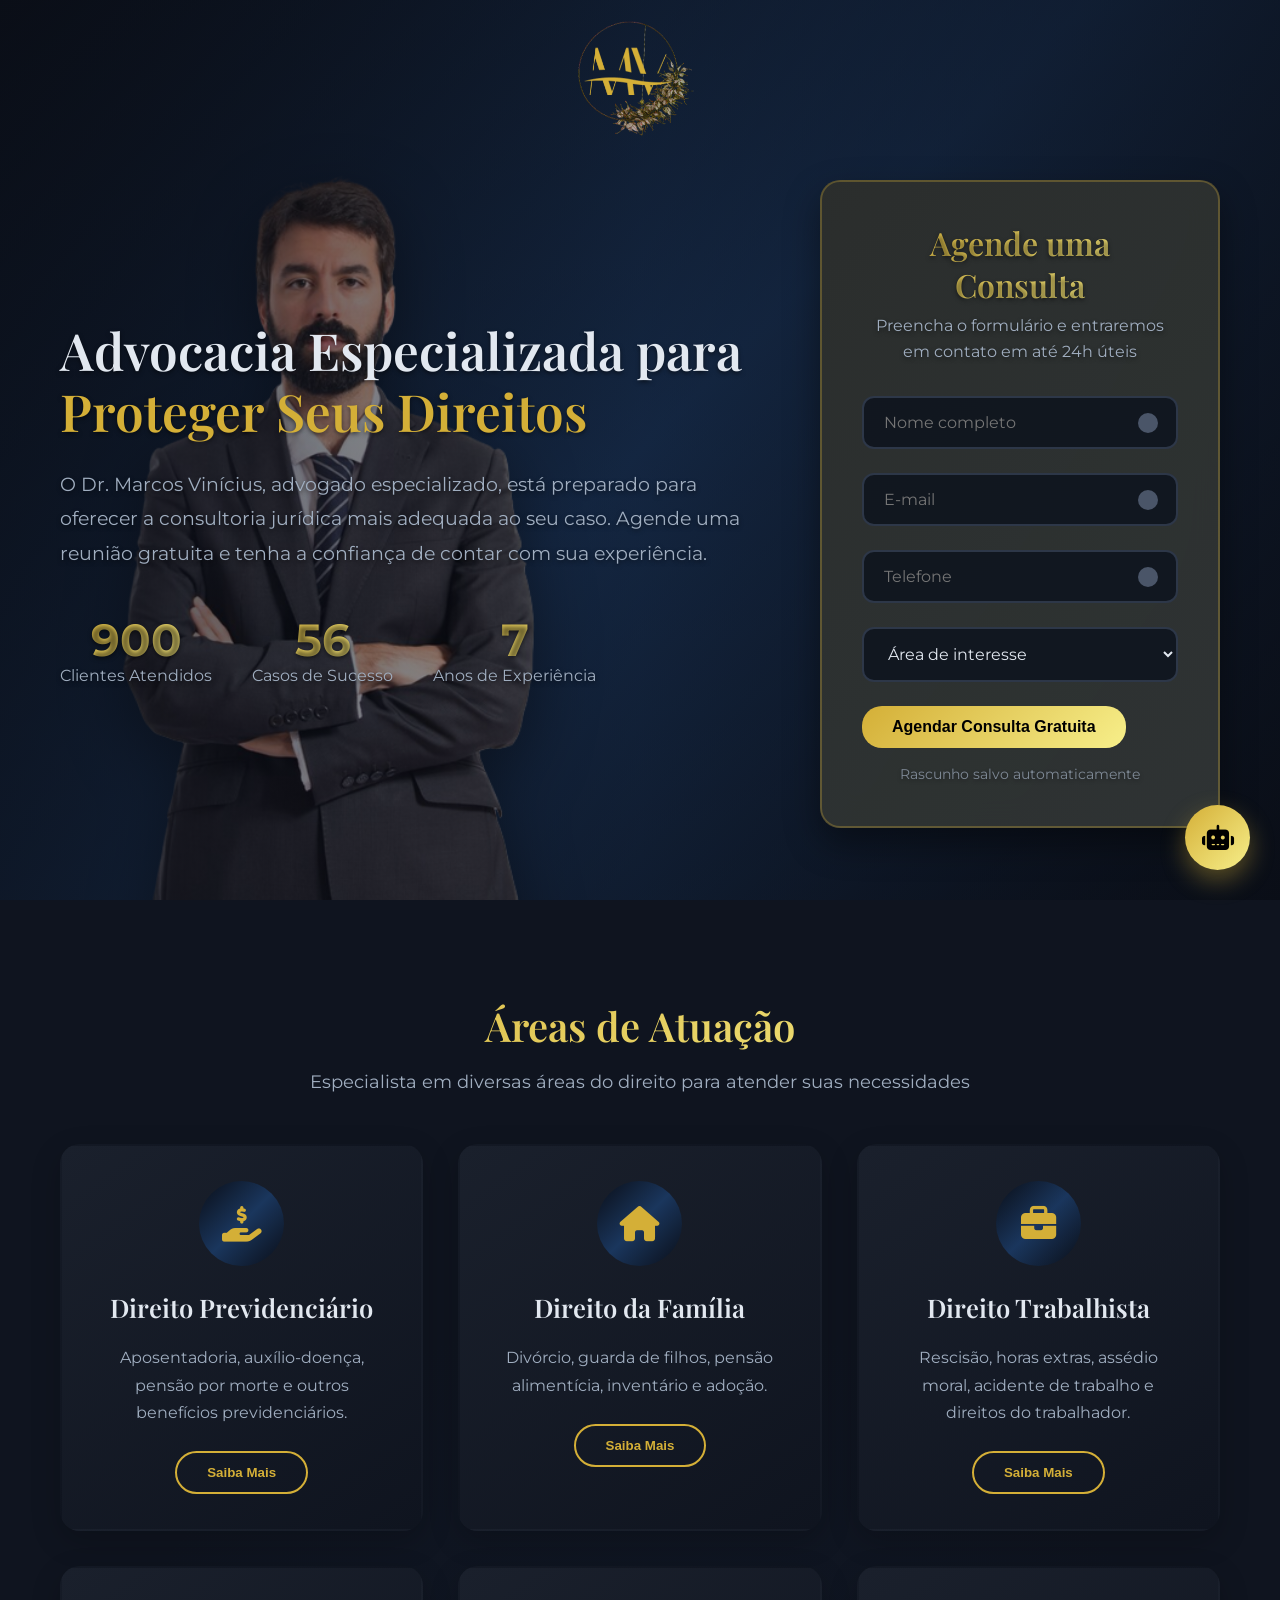
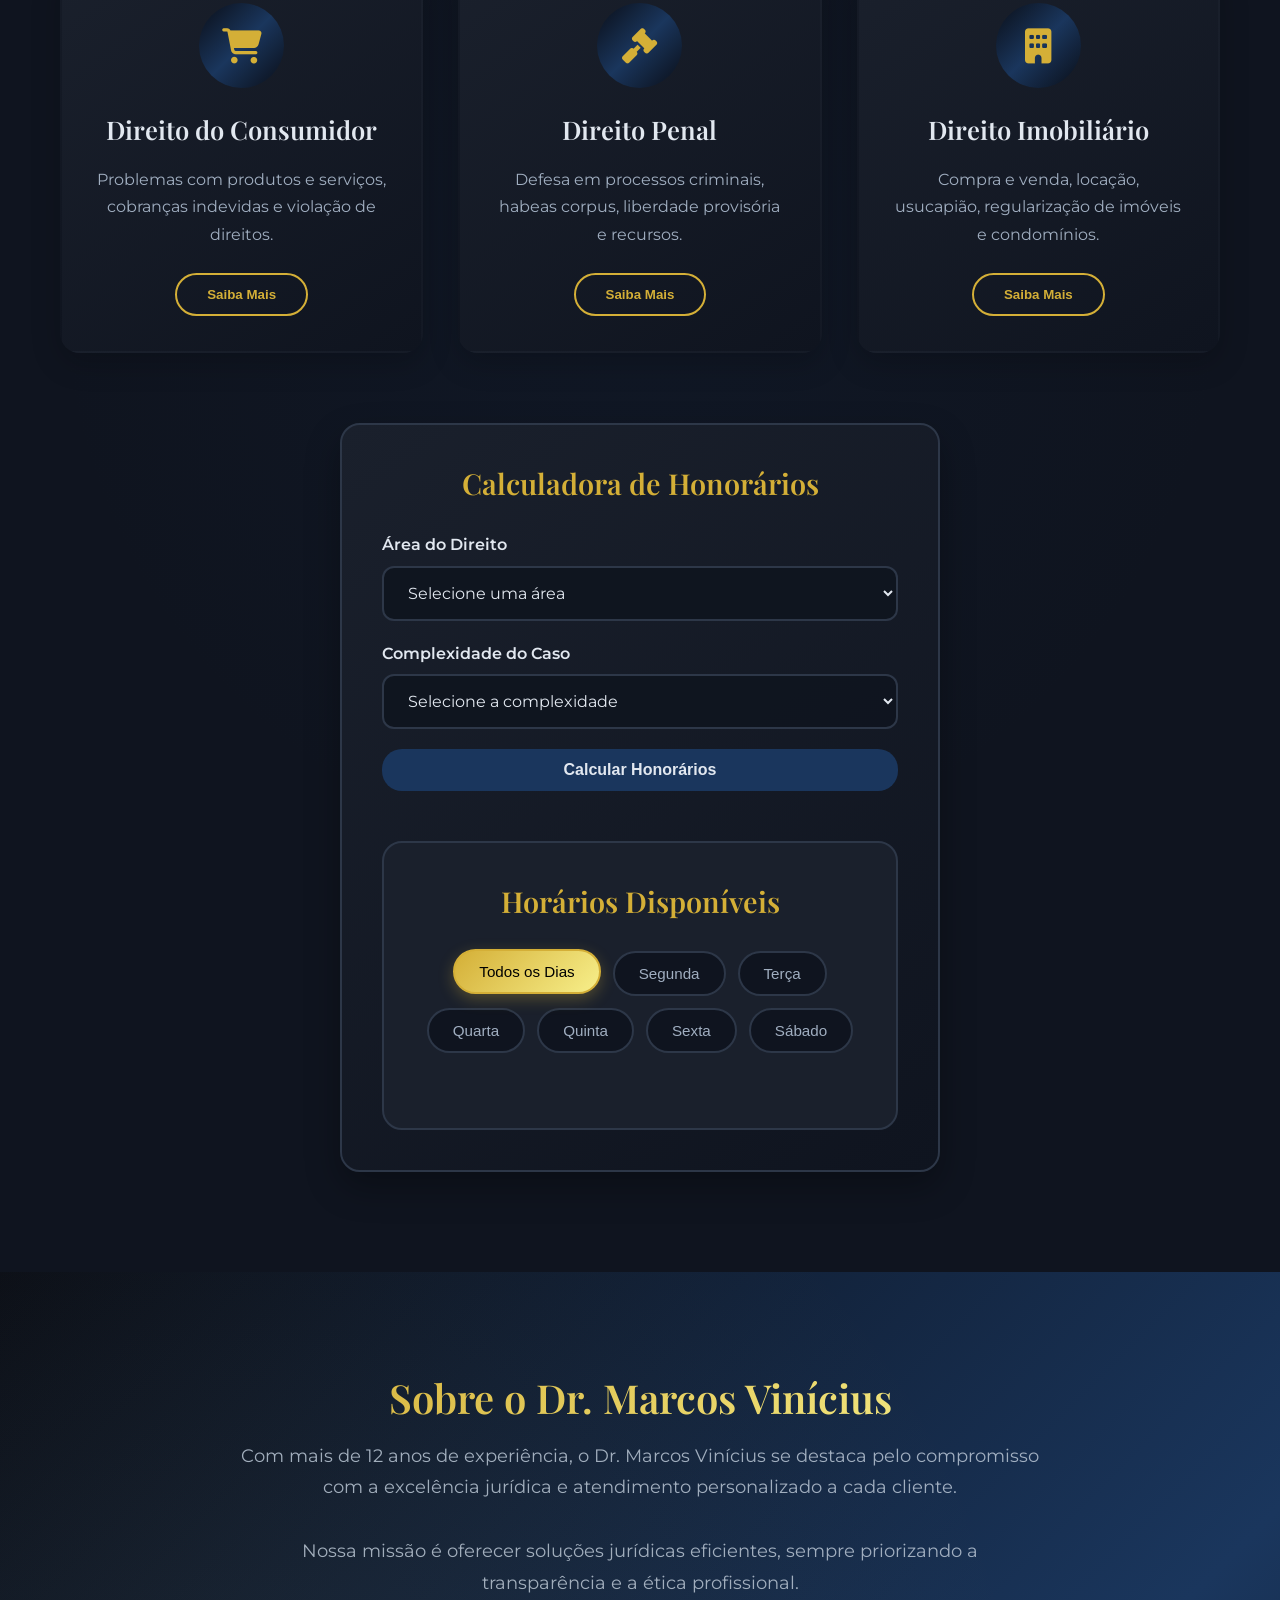
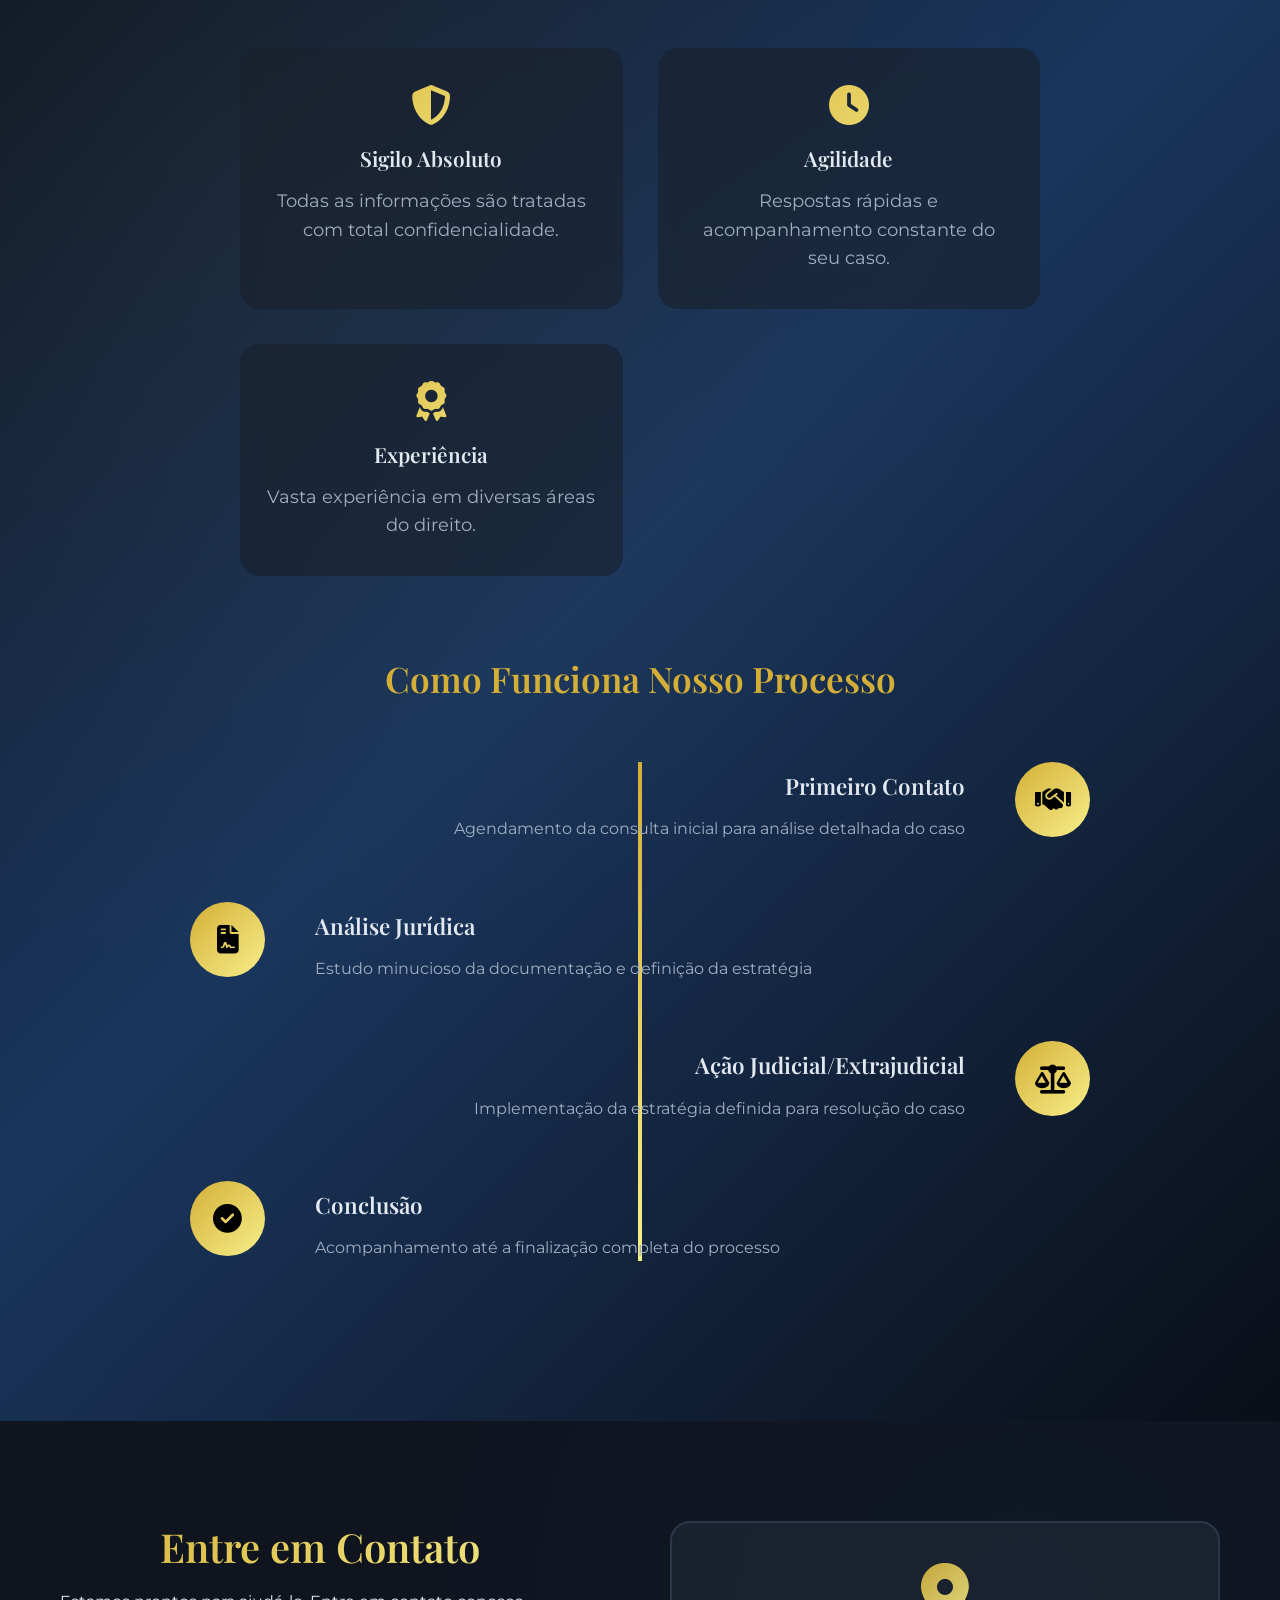
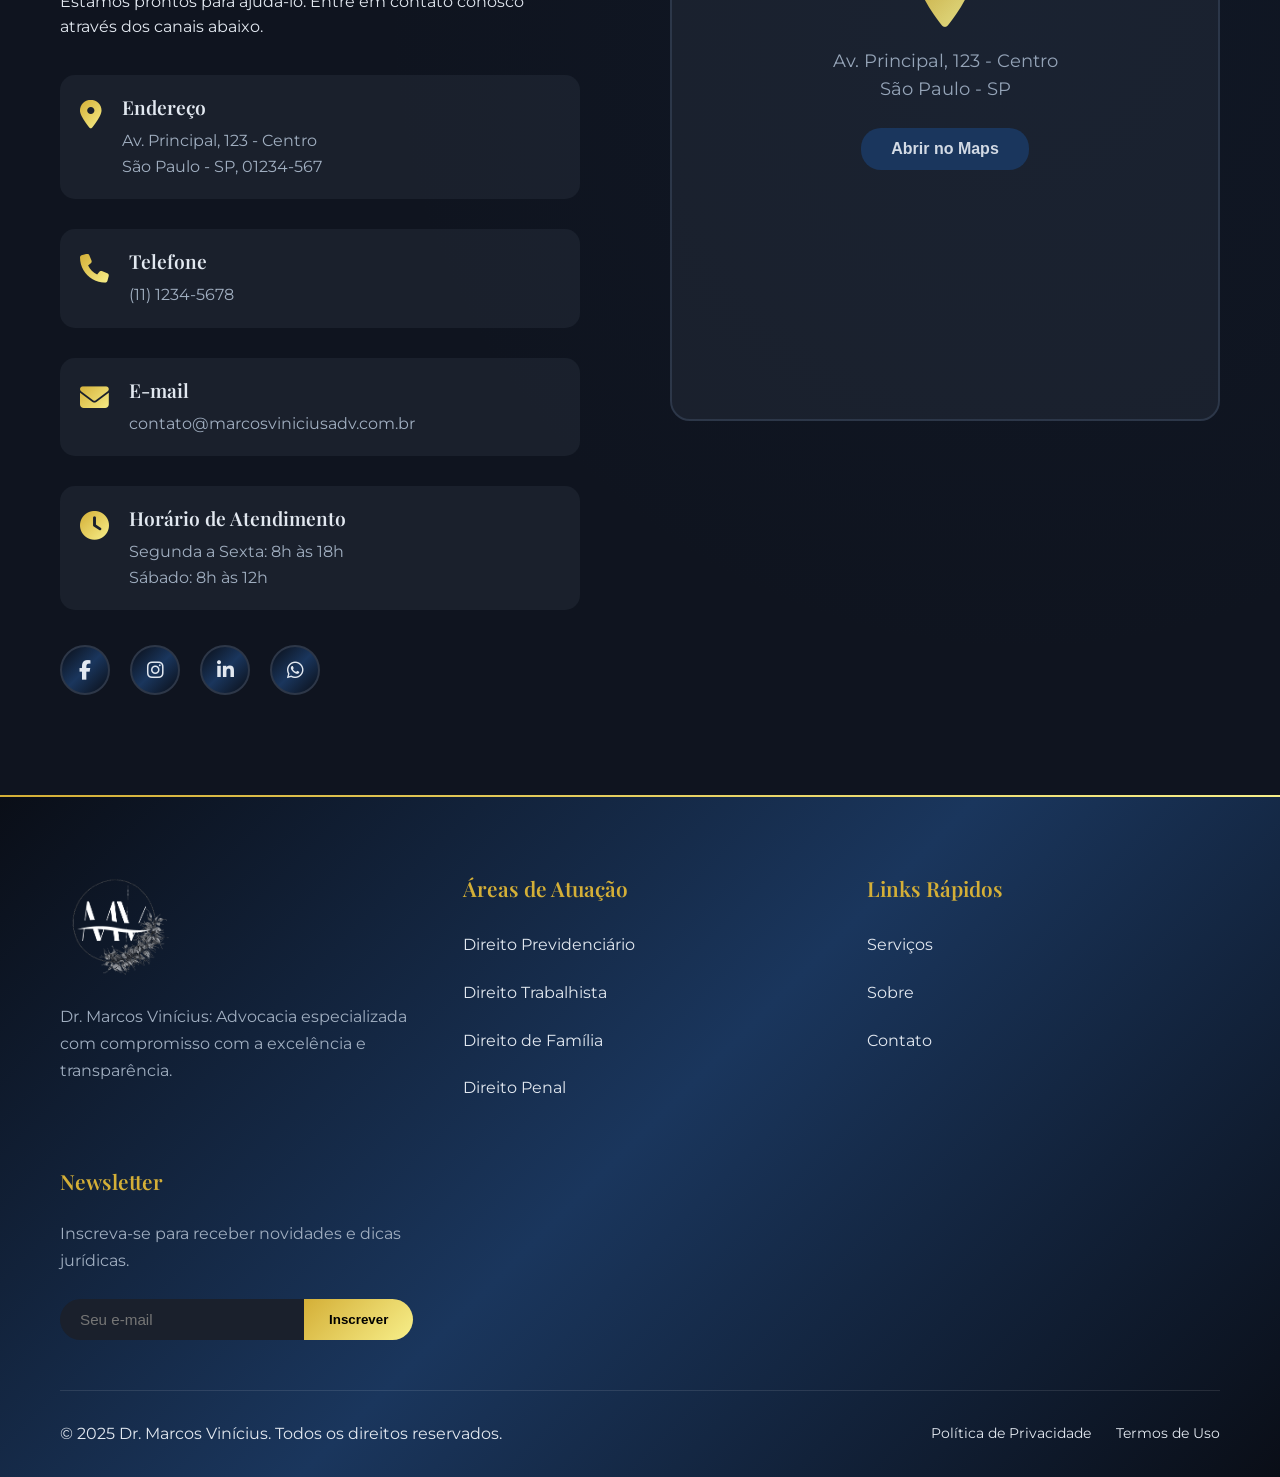
<file: projetos/landingpage-pra-advogados/index.html>
<!DOCTYPE html>
<html lang="pt-br">
<head>
    <meta charset="UTF-8">
    <meta name="viewport" content="width=device-width, initial-scale=1.0">
    <meta name="description" content="Dr. Marcos Vinícius - Advogado especializado em diversas áreas do direito. Agende sua consulta online.">
    <meta name="keywords" content="advogado, consultoria jurídica, direito, advocacia, Marcos Vinícius">
    <meta name="author" content="Dr. Marcos Vinícius">
    <title>Dr. Marcos Vinícius | Advocacia Especializada</title>
    <link rel="stylesheet" href="css/style.css">
    <link href="https://fonts.googleapis.com/css2?family=Montserrat:wght@300;400;500;600;700&family=Playfair+Display:wght@400;500;600;700&display=swap" rel="stylesheet">
    <link rel="stylesheet" href="https://cdnjs.cloudflare.com/ajax/libs/font-awesome/6.4.0/css/all.min.css">
</head>
<body>
    <!-- Header com navegação -->
    <header class="header">
        <nav class="nav container">
            <div class="nav-logo">
                <img src="img/logo/Logo-Golden.png" alt="Dr. Marcos Vinícius - Advogado">
            </div>
        </nav>
    </header>

    <!-- Hero Section -->
    <section class="hero">
        <div class="hero-image">
            <img src="img/sections/advogado.png" alt="Dr. Marcos Vinícius - Advogado Especializado">
        </div>
        <div class="hero-content container">
            <div class="hero-text">
                <h1>Advocacia Especializada para <span>Proteger Seus Direitos</span></h1>
                <p>O Dr. Marcos Vinícius, advogado especializado, está preparado para oferecer a consultoria jurídica mais adequada ao seu caso. Agende uma reunião gratuita e tenha a confiança de contar com sua experiência.</p>
                <div class="hero-stats">
                    <div class="stat">
                        <span class="stat-number" data-count="1500">0</span>
                        <span class="stat-label">Clientes Atendidos</span>
                    </div>
                    <div class="stat">
                        <span class="stat-number" data-count="95">0</span>
                        <span class="stat-label">Casos de Sucesso</span>
                    </div>
                    <div class="stat">
                        <span class="stat-number" data-count="12">0</span>
                        <span class="stat-label">Anos de Experiência</span>
                    </div>
                </div>
            </div>

            <div class="hero-form">
                <div class="form-header">
                    <h2>Agende uma Consulta</h2>
                    <p>Preencha o formulário e entraremos em contato em até 24h úteis</p>
                </div>
                <form id="consultation-form" class="consultation-form">
                    <div class="form-group">
                        <input type="text" id="nome" name="nome" placeholder="Nome completo" required>
                        <span class="validation-icon"></span>
                    </div>
                    <div class="form-group">
                        <input type="email" id="email" name="email" placeholder="E-mail" required>
                        <span class="validation-icon"></span>
                    </div>
                    <div class="form-group">
                        <input type="tel" id="telefone" name="telefone" placeholder="Telefone" required>
                        <span class="validation-icon"></span>
                    </div>
                    <div class="form-group">
                        <select id="area-interesse" name="area-interesse" required>
                            <option value="">Área de interesse</option>
                            <option value="previdenciario">Direito Previdenciário</option>
                            <option value="familia">Direito da Família</option>
                            <option value="ambiental">Direito Ambiental</option>
                            <option value="penal">Direito Penal</option>
                            <option value="trabalhista">Direito Trabalhista</option>
                            <option value="consumidor">Direito do Consumidor</option>
                            <option value="imobiliario">Direito Imobiliário</option>
                            <option value="empresarial">Direito Empresarial</option>
                        </select>
                    </div>
                    <button type="submit" class="btn-primary">Agendar Consulta Gratuita</button>
                    <div class="form-draft-save">
                        <p>Rascunho salvo automaticamente</p>
                    </div>
                </form>
            </div>
        </div>
    </section>

    <!-- Chatbot -->
    <div class="chatbot-container">
        <div class="chatbot-header">
            <h3>Assistente Jurídico Virtual</h3>
            <button class="chatbot-close" aria-label="Fechar chatbot">
                <i class="fas fa-times"></i>
            </button>
        </div>
        <div class="chatbot-messages" id="chatbot-messages">
            <div class="message bot-message">
                <p>Olá! Sou seu assistente jurídico virtual. Como posso ajudar você hoje?</p>
            </div>
        </div>
        <div class="chatbot-input">
            <input type="text" id="chatbot-input" placeholder="Digite sua pergunta...">
            <button id="chatbot-send"><i class="fas fa-paper-plane"></i></button>
        </div>
        <div class="chatbot-quick-questions">
            <button class="quick-question" data-question="Preciso de um advogado trabalhista">Advogado Trabalhista</button>
            <button class="quick-question" data-question="Como funciona o agendamento de consulta">Agendamento</button>
            <button class="quick-question" data-question="Quais documentos preciso levar">Documentação</button>
        </div>
    </div>
    <button class="chatbot-toggle" aria-label="Abrir chatbot">
        <i class="fas fa-robot"></i>
    </button>

    <!-- Serviços Section -->
    <section id="servicos" class="services">
        <div class="container">
            <h2 class="section-title">Áreas de Atuação</h2>
            <p class="section-subtitle">Especialista em diversas áreas do direito para atender suas necessidades</p>
            
            <div class="services-grid">
                <div class="service-card" data-area="previdenciario">
                    <div class="service-icon">
                        <i class="fas fa-hand-holding-usd"></i>
                    </div>
                    <h3>Direito Previdenciário</h3>
                    <p>Aposentadoria, auxílio-doença, pensão por morte e outros benefícios previdenciários.</p>
                    <button class="service-info-btn">Saiba Mais</button>
                </div>
                
                <div class="service-card" data-area="familia">
                    <div class="service-icon">
                        <i class="fas fa-home"></i>
                    </div>
                    <h3>Direito da Família</h3>
                    <p>Divórcio, guarda de filhos, pensão alimentícia, inventário e adoção.</p>
                    <button class="service-info-btn">Saiba Mais</button>
                </div>
                
                <div class="service-card" data-area="trabalhista">
                    <div class="service-icon">
                        <i class="fas fa-briefcase"></i>
                    </div>
                    <h3>Direito Trabalhista</h3>
                    <p>Rescisão, horas extras, assédio moral, acidente de trabalho e direitos do trabalhador.</p>
                    <button class="service-info-btn">Saiba Mais</button>
                </div>
                
                <div class="service-card" data-area="consumidor">
                    <div class="service-icon">
                        <i class="fas fa-shopping-cart"></i>
                    </div>
                    <h3>Direito do Consumidor</h3>
                    <p>Problemas com produtos e serviços, cobranças indevidas e violação de direitos.</p>
                    <button class="service-info-btn">Saiba Mais</button>
                </div>
                
                <div class="service-card" data-area="penal">
                    <div class="service-icon">
                        <i class="fas fa-gavel"></i>
                    </div>
                    <h3>Direito Penal</h3>
                    <p>Defesa em processos criminais, habeas corpus, liberdade provisória e recursos.</p>
                    <button class="service-info-btn">Saiba Mais</button>
                </div>
                
                <div class="service-card" data-area="imobiliario">
                    <div class="service-icon">
                        <i class="fas fa-building"></i>
                    </div>
                    <h3>Direito Imobiliário</h3>
                    <p>Compra e venda, locação, usucapião, regularização de imóveis e condomínios.</p>
                    <button class="service-info-btn">Saiba Mais</button>
                </div>
            </div>
            
            <div class="services-calculator">
                <h3>Calculadora de Honorários</h3>
                <div class="calculator-form">
                    <div class="form-group">
                        <label for="calculator-area">Área do Direito</label>
                        <select id="calculator-area">
                            <option value="">Selecione uma área</option>
                            <option value="previdenciario">Previdenciário</option>
                            <option value="trabalhista">Trabalhista</option>
                            <option value="consumidor">Consumidor</option>
                            <option value="outros">Outros</option>
                        </select>
                    </div>
                    <div class="form-group">
                        <label for="calculator-complexity">Complexidade do Caso</label>
                        <select id="calculator-complexity">
                            <option value="">Selecione a complexidade</option>
                            <option value="baixa">Baixa</option>
                            <option value="media">Média</option>
                            <option value="alta">Alta</option>
                        </select>
                    </div>
                    <button id="calculate-fee" class="btn-secondary">Calcular Honorários</button>
                    <div id="calculator-result" class="calculator-result"></div>
                </div>
                
                <!-- Nova seção de Grade de Horários -->
                <div class="schedule-section">
                    <h3>Horários Disponíveis</h3>
                    <div class="schedule-filters">
                        <button class="schedule-filter-btn active" data-day="all">Todos os Dias</button>
                        <button class="schedule-filter-btn" data-day="segunda">Segunda</button>
                        <button class="schedule-filter-btn" data-day="terca">Terça</button>
                        <button class="schedule-filter-btn" data-day="quarta">Quarta</button>
                        <button class="schedule-filter-btn" data-day="quinta">Quinta</button>
                        <button class="schedule-filter-btn" data-day="sexta">Sexta</button>
                        <button class="schedule-filter-btn" data-day="sabado">Sábado</button>
                    </div>
                    <div class="schedule-grid" id="schedule-grid">
                        <!-- Horários serão carregados dinamicamente via JavaScript -->
                    </div>
                </div>
            </div>
        </div>
    </section>

    <!-- Sobre Section -->
    <section id="sobre" class="about">
        <div class="container">
            <div class="about-content">
                <div class="about-text">
                    <h2 class="section-title">Sobre o Dr. Marcos Vinícius</h2>
                    <p>Com mais de 12 anos de experiência, o Dr. Marcos Vinícius se destaca pelo compromisso com a excelência jurídica e atendimento personalizado a cada cliente.</p>
                    <p>Nossa missão é oferecer soluções jurídicas eficientes, sempre priorizando a transparência e a ética profissional.</p>
                    
                    <div class="about-features">
                        <div class="feature">
                            <i class="fas fa-shield-alt"></i>
                            <h4>Sigilo Absoluto</h4>
                            <p>Todas as informações são tratadas com total confidencialidade.</p>
                        </div>
                        <div class="feature">
                            <i class="fas fa-clock"></i>
                            <h4>Agilidade</h4>
                            <p>Respostas rápidas e acompanhamento constante do seu caso.</p>
                        </div>
                        <div class="feature">
                            <i class="fas fa-award"></i>
                            <h4>Experiência</h4>
                            <p>Vasta experiência em diversas áreas do direito.</p>
                        </div>
                    </div>
                </div>
            </div>
            
            <!-- Linha do tempo de processos -->
            <div class="process-timeline">
                <h3>Como Funciona Nosso Processo</h3>
                <div class="timeline">
                    <div class="timeline-item">
                        <div class="timeline-icon">
                            <i class="fas fa-handshake"></i>
                        </div>
                        <div class="timeline-content">
                            <h4>Primeiro Contato</h4>
                            <p>Agendamento da consulta inicial para análise detalhada do caso</p>
                        </div>
                    </div>
                    <div class="timeline-item">
                        <div class="timeline-icon">
                            <i class="fas fa-file-contract"></i>
                        </div>
                        <div class="timeline-content">
                            <h4>Análise Jurídica</h4>
                            <p>Estudo minucioso da documentação e definição da estratégia</p>
                        </div>
                    </div>
                    <div class="timeline-item">
                        <div class="timeline-icon">
                            <i class="fas fa-balance-scale"></i>
                        </div>
                        <div class="timeline-content">
                            <h4>Ação Judicial/Extrajudicial</h4>
                            <p>Implementação da estratégia definida para resolução do caso</p>
                        </div>
                    </div>
                    <div class="timeline-item">
                        <div class="timeline-icon">
                            <i class="fas fa-check-circle"></i>
                        </div>
                        <div class="timeline-content">
                            <h4>Conclusão</h4>
                            <p>Acompanhamento até a finalização completa do processo</p>
                        </div>
                    </div>
                </div>
            </div>
        </div>
    </section>

    <!-- Contato Section -->
    <section id="contato" class="contact">
        <div class="container">
            <div class="contact-content">
                <div class="contact-info">
                    <h2 class="section-title">Entre em Contato</h2>
                    <p>Estamos prontos para ajudá-lo. Entre em contato conosco através dos canais abaixo.</p>
                    
                    <div class="contact-details">
                        <div class="contact-item">
                            <i class="fas fa-map-marker-alt"></i>
                            <div>
                                <h4>Endereço</h4>
                                <p>Av. Principal, 123 - Centro<br>São Paulo - SP, 01234-567</p>
                            </div>
                        </div>
                        
                        <div class="contact-item">
                            <i class="fas fa-phone"></i>
                            <div>
                                <h4>Telefone</h4>
                                <p>(11) 1234-5678</p>
                            </div>
                        </div>
                        
                        <div class="contact-item">
                            <i class="fas fa-envelope"></i>
                            <div>
                                <h4>E-mail</h4>
                                <p>contato@marcosviniciusadv.com.br</p>
                            </div>
                        </div>
                        
                        <div class="contact-item">
                            <i class="fas fa-clock"></i>
                            <div>
                                <h4>Horário de Atendimento</h4>
                                <p>Segunda a Sexta: 8h às 18h<br>Sábado: 8h às 12h</p>
                            </div>
                        </div>
                    </div>
                    
                    <div class="social-links">
                        <a href="#" aria-label="Facebook"><i class="fab fa-facebook-f"></i></a>
                        <a href="#" aria-label="Instagram"><i class="fab fa-instagram"></i></a>
                        <a href="#" aria-label="LinkedIn"><i class="fab fa-linkedin-in"></i></a>
                        <a href="#" aria-label="WhatsApp"><i class="fab fa-whatsapp"></i></a>
                    </div>
                </div>
                
                <div class="contact-map">
                    <div id="map">
                        <div class="map-placeholder">
                            <i class="fas fa-map-marker-alt"></i>
                            <p>Av. Principal, 123 - Centro<br>São Paulo - SP</p>
                            <button class="btn-secondary" onclick="openExternalMap()">Abrir no Maps</button>
                        </div>
                    </div>
                </div>
            </div>
        </div>
    </section>

    <!-- Footer -->
    <footer class="footer">
        <div class="container">
            <div class="footer-content">
                <div class="footer-section">
                    <img src="img/logo/Logo.png" alt="Dr. Marcos Vinícius" class="footer-logo">
                    <p>Dr. Marcos Vinícius: Advocacia especializada com compromisso com a excelência e transparência.</p>
                </div>
                
                <div class="footer-section">
                    <h4>Áreas de Atuação</h4>
                    <ul>
                        <li><a href="#servicos">Direito Previdenciário</a></li>
                        <li><a href="#servicos">Direito Trabalhista</a></li>
                        <li><a href="#servicos">Direito de Família</a></li>
                        <li><a href="#servicos">Direito Penal</a></li>
                    </ul>
                </div>
                
                <div class="footer-section">
                    <h4>Links Rápidos</h4>
                    <ul>
                        <li><a href="#servicos">Serviços</a></li>
                        <li><a href="#sobre">Sobre</a></li>
                        <li><a href="#contato">Contato</a></li>
                    </ul>
                </div>
                
                <div class="footer-section">
                    <h4>Newsletter</h4>
                    <p>Inscreva-se para receber novidades e dicas jurídicas.</p>
                    <form class="newsletter-form">
                        <input type="email" placeholder="Seu e-mail" required>
                        <button type="submit">Inscrever</button>
                    </form>
                </div>
            </div>
            
            <div class="footer-bottom">
                <p>&copy; 2025 Dr. Marcos Vinícius. Todos os direitos reservados.</p>
                <div class="footer-links">
                    <a href="#">Política de Privacidade</a>
                    <a href="#">Termos de Uso</a>
                </div>
            </div>
        </div>
    </footer>

    <!-- Modal para detalhes do serviço -->
    <div id="service-modal" class="modal">
        <div class="modal-content">
            <span class="modal-close">&times;</span>
            <div id="modal-content"></div>
        </div>
    </div>

    <!-- Modal para grade de horários -->
    <div id="schedule-modal" class="modal">
        <div class="modal-content large">
            <span class="modal-close">&times;</span>
            <div id="schedule-modal-content"></div>
        </div>
    </div>

    <!-- Indicador de progresso de scroll -->
    <div class="scroll-progress">
        <div class="scroll-progress-bar"></div>
    </div>

    <!-- Botão de voltar ao topo -->
    <button class="back-to-top" aria-label="Voltar ao topo">
        <i class="fas fa-chevron-up"></i>
    </button>

    <script src="js/script.js"></script>
</body>
</html>
</file>
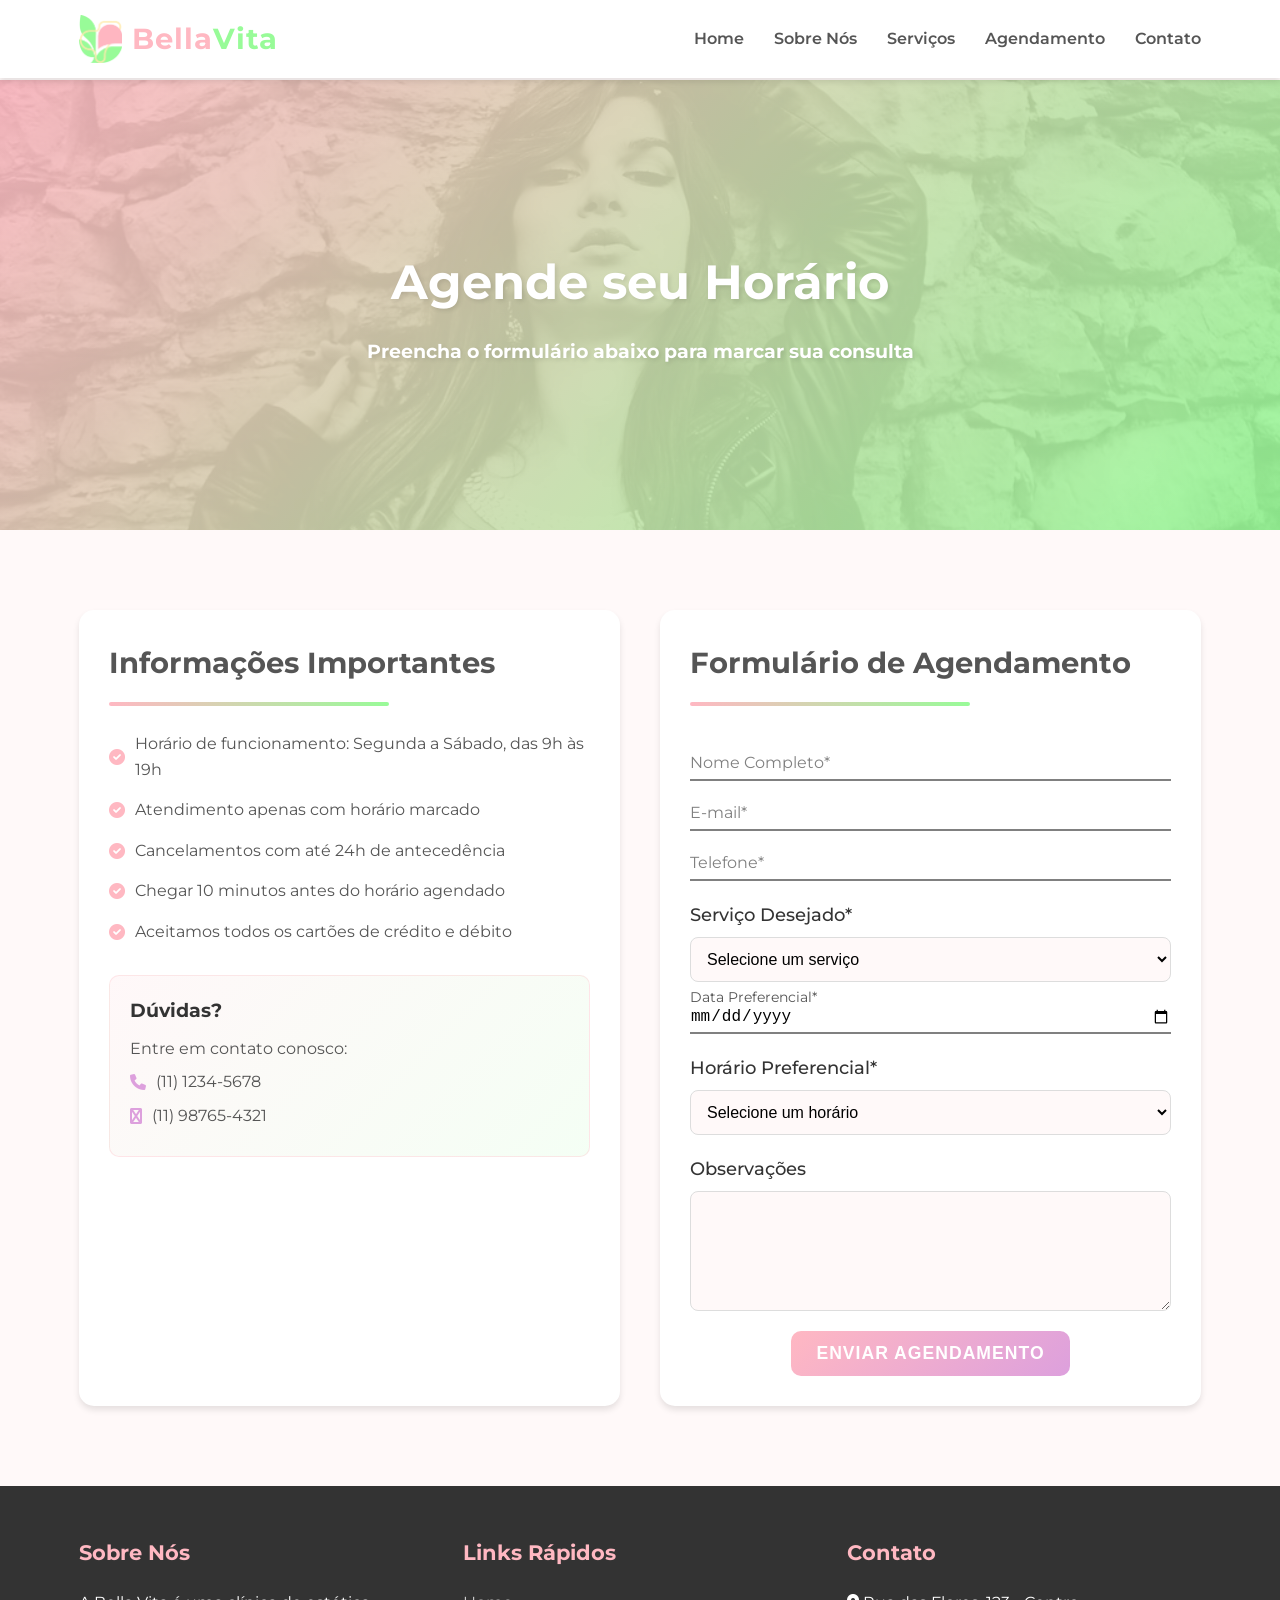
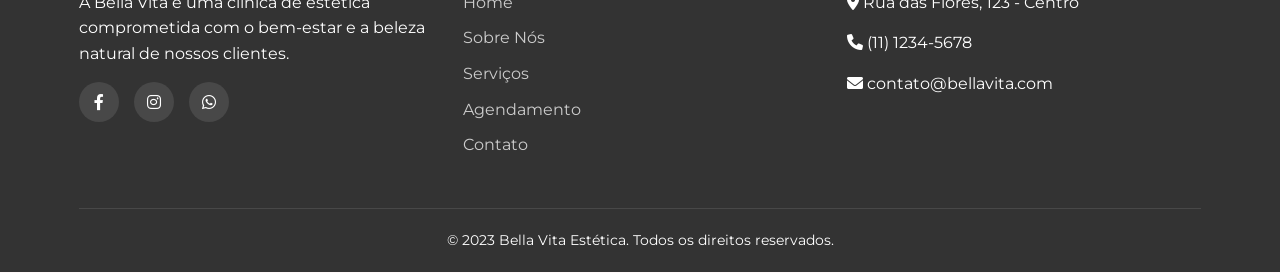
<file: projetos/Bella-Vida/agendamento.html>
<!DOCTYPE html>
<html lang="pt-BR">
<head>
    <meta charset="UTF-8">
    <meta name="viewport" content="width=device-width, initial-scale=1.0">
    <title>Agendamento - Bella Vita</title>
    <link href="https://fonts.googleapis.com/css2?family=Montserrat:wght@300;400;500;600;700&display=swap" rel="stylesheet">
    <link rel="stylesheet" href="https://cdnjs.cloudflare.com/ajax/libs/font-awesome/6.0.0-beta3/css/all.min.css">
    <link rel="stylesheet" href="css/style.css">
    <link rel="stylesheet" href="css/agendamento.css">
</head>
<body>
    <header>
    <div class="container">
        <nav>
            <a href="index.html" class="logo-combo">
                <img src="imagens/Frame 1.png" alt="Logo bellavita" class="logo-img">
                <span class="logo-text">Bella<span>Vita</span></span>
            </a>
            <ul class="nav-links">
                <li><a href="index.html">Home</a></li>
                <li><a href="sobre.html">Sobre Nós</a></li>
                <li><a href="servicos.html">Serviços</a></li>
                <li><a href="agendamento.html">Agendamento</a></li>
                <li><a href="contato.html">Contato</a></li>
            </ul>
            <div class="hamburger">
                <i class="fas fa-bars"></i>
            </div>
        </nav>
    </div>
</header>

    <section class="page-header">
        <div class="container">
            <h1>Agende seu Horário</h1>
            <p>Preencha o formulário abaixo para marcar sua consulta</p>
        </div>
    </section>

    <section class="booking-section">
        <div class="container">
            <div class="booking-container">
                <div class="booking-info">
                      <h2 class="section-title">Informações Importantes</h2>
                    <ul>
                        <li><i class="fas fa-check-circle"></i> Horário de funcionamento: Segunda a Sábado, das 9h às 19h</li>
                        <li><i class="fas fa-check-circle"></i> Atendimento apenas com horário marcado</li>
                        <li><i class="fas fa-check-circle"></i> Cancelamentos com até 24h de antecedência</li>
                        <li><i class="fas fa-check-circle"></i> Chegar 10 minutos antes do horário agendado</li>
                        <li><i class="fas fa-check-circle"></i> Aceitamos todos os cartões de crédito e débito</li>
                    </ul>
                    <div class="contact-box">
                        <h3>Dúvidas?</h3>
                        <p>Entre em contato conosco:</p>
                        <p><i class="fas fa-phone"></i> (11) 1234-5678</p>
                        <p><i class="fas fa-whatsapp"></i> (11) 98765-4321</p>
                    </div>
                </div>
                <div class="booking-form">
                    <h2 class="section-title">Formulário de Agendamento</h2>
                    <form>
                        <div class="input-single">
                            <input type="text" id="name" name="name" class="input" required placeholder=" " />
                            <label for="name">Nome Completo*</label>
                        </div>
                        <div class="input-single">
                            <input type="email" id="email" name="email" class="input" required placeholder=" " />
                            <label for="email">E-mail*</label>
                        </div>
                        <div class="input-single">
                            <input type="tel" id="phone" name="phone" class="input" required placeholder=" " />
                            <label for="phone">Telefone*</label>
                        </div>
                        <div class="form-group">
                            <label for="service">Serviço Desejado*</label>
                            <select id="service" name="service" required>
                                <option value="">Selecione um serviço</option>
                                <option value="limpeza-pele">Limpeza de Pele Profunda</option>
                                <option value="peeling-diamante">Peeling Diamante</option>
                                <option value="hidratacao">Hidratação Intensa</option>
                                <option value="massagem-modeladora">Massagem Modeladora</option>
                                <option value="drenagem-linfatica">Drenagem Linfática</option>
                                <option value="radiofrequencia">Radiofrequência</option>
                                <option value="massagem-relaxante">Massagem Relaxante</option>
                                <option value="aromaterapia">Aromaterapia</option>
                                <option value="reflexologia">Reflexologia Podal</option>
                            </select>
                        </div>
                        <div class="input-single">
                            <input type="date" id="date" name="date" class="input" required placeholder=" " />
                            <label for="date">Data Preferencial*</label>
                        </div>
                        <div class="form-group">
                            <label for="time">Horário Preferencial*</label>
                            <select id="time" name="time" required>
                                <option value="">Selecione um horário</option>
                                <option value="09:00">09:00</option>
                                <option value="10:00">10:00</option>
                                <option value="11:00">11:00</option>
                                <option value="12:00">12:00</option>
                                <option value="13:00">13:00</option>
                                <option value="14:00">14:00</option>
                                <option value="15:00">15:00</option>
                                <option value="16:00">16:00</option>
                                <option value="17:00">17:00</option>
                                <option value="18:00">18:00</option>
                            </select>
                        </div>
                        <div class="form-group">
                            <label for="comments">Observações</label>
                            <textarea id="comments" name="comments" rows="4"></textarea>
                        </div>
                        <div class="btn-center">
                            <button type="submit" class="btn btn-gradient">Enviar Agendamento</button>
                        </div>
                    </form>
                </div>
            </div>
        </div>
    </section>

    <footer>
        <div class="container">
            <div class="footer-content">
                <div class="footer-section">
                    <h3>Sobre Nós</h3>
                    <p>A Bella Vita é uma clínica de estética comprometida com o bem-estar e a beleza natural de nossos clientes.</p>
                    <div class="social-icons">
                        <a href="#"><i class="fab fa-facebook-f"></i></a>
                        <a href="#"><i class="fab fa-instagram"></i></a>
                        <a href="#"><i class="fab fa-whatsapp"></i></a>
                    </div>
                </div>
                <div class="footer-section">
                    <h3>Links Rápidos</h3>
                    <ul class="footer-links">
                        <li><a href="index.html">Home</a></li>
                        <li><a href="sobre.html">Sobre Nós</a></li>
                        <li><a href="servicos.html">Serviços</a></li>
                        <li><a href="agendamento.html">Agendamento</a></li>
                        <li><a href="contato.html">Contato</a></li>
                    </ul>
                </div>
                <div class="footer-section">
                    <h3>Contato</h3>
                    <p><i class="fas fa-map-marker-alt"></i> Rua das Flores, 123 - Centro</p>
                    <p><i class="fas fa-phone"></i> (11) 1234-5678</p>
                    <p><i class="fas fa-envelope"></i> contato@bellavita.com</p>
                </div>
            </div>
            <div class="copyright">
                <p>&copy; 2023 Bella Vita Estética. Todos os direitos reservados.</p>
            </div>
        </div>
    </footer>
</body>
</html>
</file>
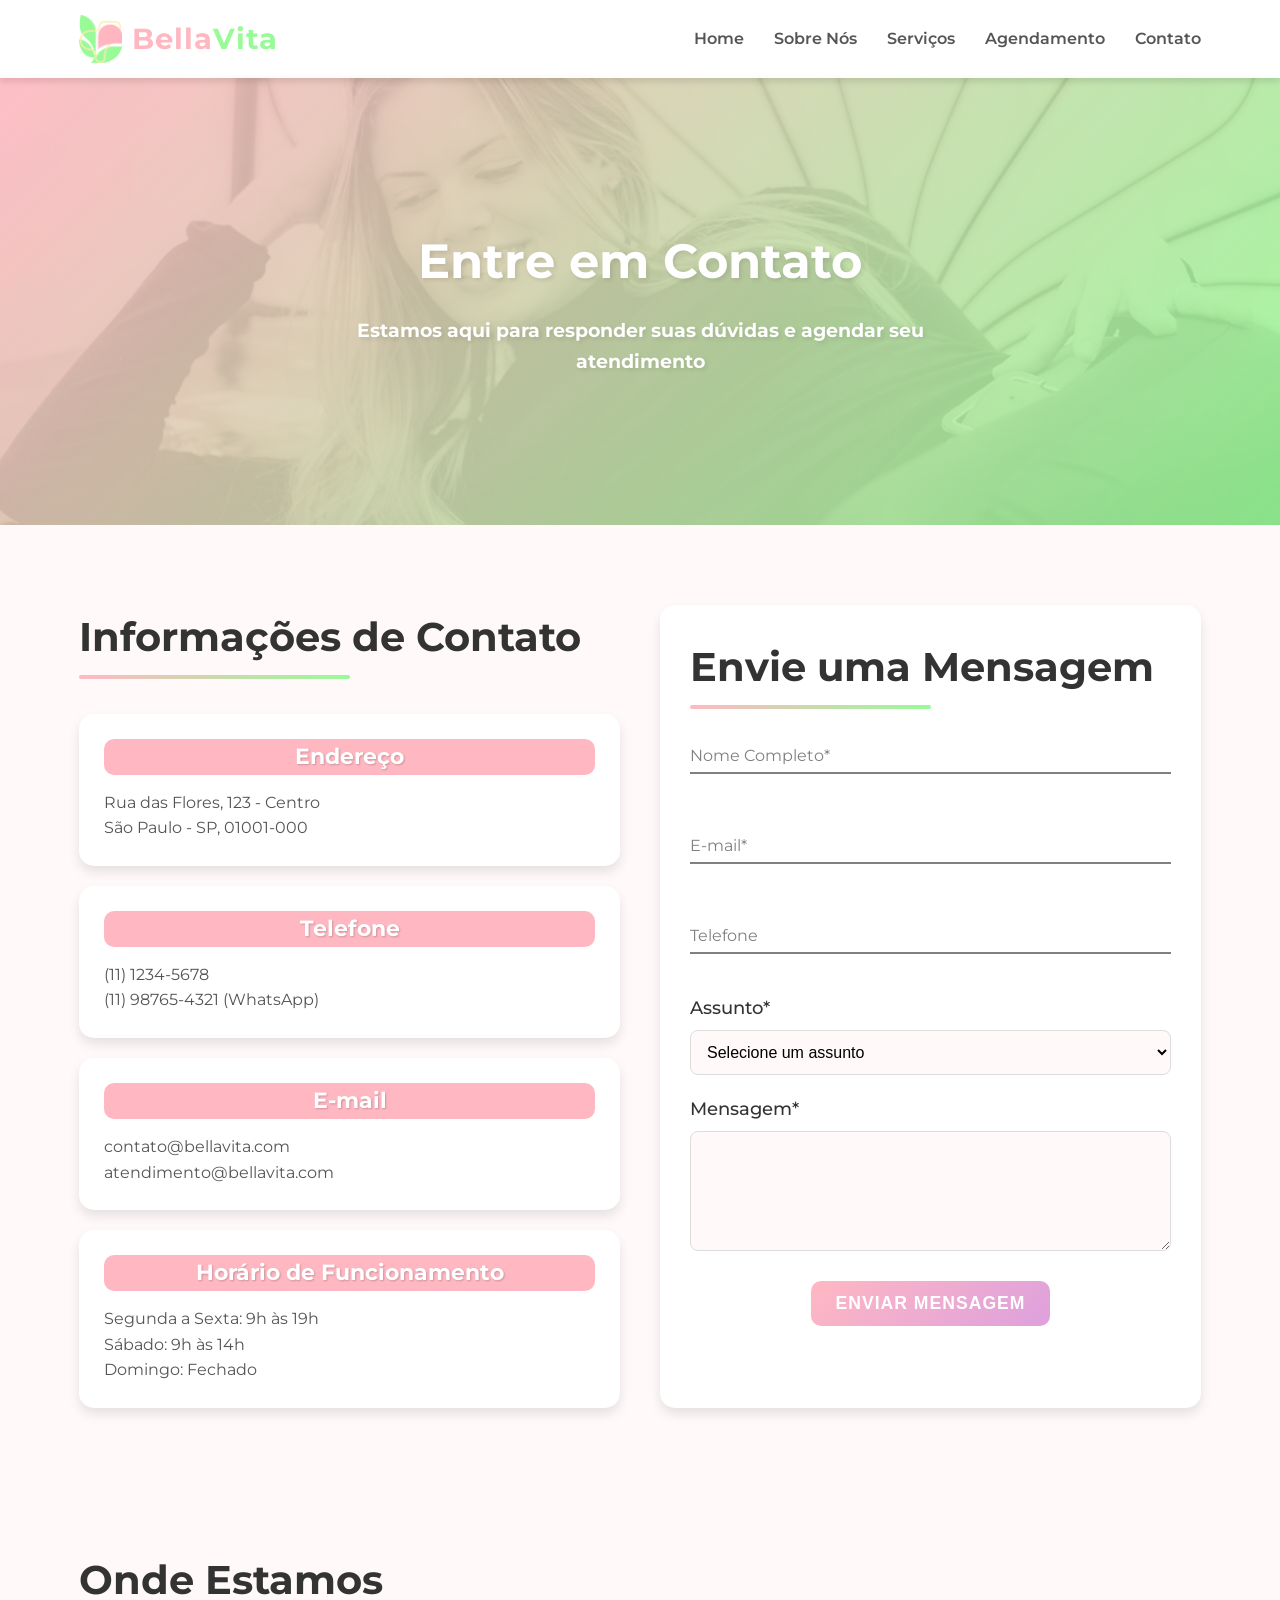
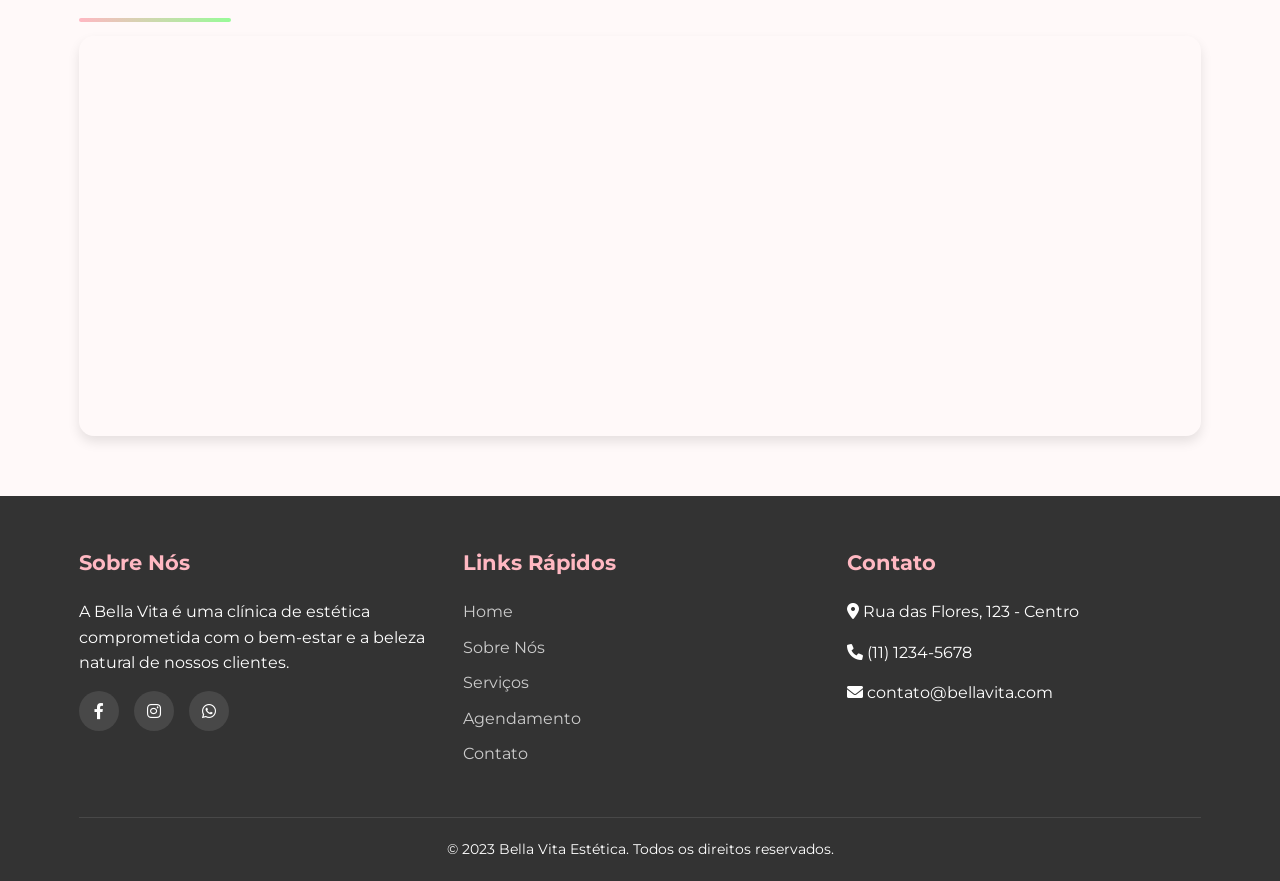
<file: projetos/Bella-Vida/contato.html>
<!DOCTYPE html>
<html lang="pt-BR">

<head>
    <meta charset="UTF-8">
    <meta name="viewport" content="width=device-width, initial-scale=1.0">
    <title>Contato - Bella Vita</title>
    <link href="https://fonts.googleapis.com/css2?family=Montserrat:wght@300;400;600;700&display=swap" rel="stylesheet">
    <link rel="stylesheet" href="https://cdnjs.cloudflare.com/ajax/libs/font-awesome/6.0.0-beta3/css/all.min.css">
    <link rel="stylesheet" href="css/style.css">
    <link rel="stylesheet" href="css/contato.css">
</head>

<body>
    <header>
    <div class="container">
        <nav>
            <a href="index.html" class="logo-combo">
                <img src="imagens/Frame 1.png" alt="Logo bellavita" class="logo-img">
                <span class="logo-text">Bella<span>Vita</span></span>
            </a>
            <ul class="nav-links">
                <li><a href="index.html">Home</a></li>
                <li><a href="sobre.html">Sobre Nós</a></li>
                <li><a href="servicos.html">Serviços</a></li>
                <li><a href="agendamento.html">Agendamento</a></li>
                <li><a href="contato.html">Contato</a></li>
            </ul>
            <div class="hamburger">
                <i class="fas fa-bars"></i>
            </div>
        </nav>
    </div>
</header>

    <main class="contact-main">
        <section class="page-header">
            <div class="container">
                <h1>Entre em Contato</h1>
                <p>Estamos aqui para responder suas dúvidas e agendar seu atendimento</p>
            </div>
        </section>

        <section class="contato-section">
            <div class="container">
                <div class="contact-grid">
                    <div class="contato-info">
                        <h2 class="section-title">Informações de Contato</h2>
                        <div class="contato-item">
                            <h4>Endereço</h4>
                            <p>Rua das Flores, 123 - Centro<br>São Paulo - SP, 01001-000</p>
                        </div>
                        <div class="contato-item">
                            <h4>Telefone</h4>
                            <p>(11) 1234-5678<br>(11) 98765-4321 (WhatsApp)</p>
                        </div>
                        <div class="contato-item">
                            <h4>E-mail</h4>
                            <p>contato@bellavita.com<br>atendimento@bellavita.com</p>
                        </div>
                        <div class="contato-item">
                            <h4>Horário de Funcionamento</h4>
                            <p>Segunda a Sexta: 9h às 19h<br>Sábado: 9h às 14h<br>Domingo: Fechado</p>
                        </div>
                    </div>
                    <div class="contact-form">
                        <h2 class="section-title">Envie uma Mensagem</h2>
                        <form class="contact-form-content">
                            <div class="input-single">
                                <input type="text" id="nome" name="nome" class="input" required>
                                <label for="nome">Nome Completo*</label>
                            </div>
                            <div class="input-single">
                                <input type="email" id="email" name="email" class="input" required>
                                <label for="email">E-mail*</label>
                            </div>
                            <div class="input-single">
                                <input type="tel" id="telefone" name="telefone" class="input">
                                <label for="telefone">Telefone</label>
                            </div>
                            <div class="form-group">
                                <label for="assunto">Assunto*</label>
                                <select id="assunto" name="assunto" required>
                                    <option value="">Selecione um assunto</option>
                                    <option value="agendamento">Agendamento</option>
                                    <option value="duvidas">Dúvidas sobre serviços</option>
                                    <option value="orcamento">Orçamento</option>
                                    <option value="reclamacao">Reclamação</option>
                                    <option value="elogio">Elogio</option>
                                    <option value="outro">Outro</option>
                                </select>
                            </div>
                            <div class="form-group">
                                <label for="mensagem">Mensagem*</label>
                                <textarea id="mensagem" name="mensagem" rows="5" required></textarea>
                            </div>
                            <div class="btn-center">
                                <button type="submit" class="btn btn-gradient">Enviar Mensagem</button>
                            </div>
                        </form>
                    </div>
                </div>
            </div>
        </section>

        <section class="mapa-section">
            <div class="container">
                <h2 class="section-title">Onde Estamos</h2>
                <!-- Mapa real do Google Maps para Rua das Flores, 123 - Centro -->
                <iframe src="https://www.google.com/maps?q=Rua+das+Flores,+123+-+Centro&output=embed" width="100%"
                    height="400" style="border:0;" allowfullscreen="" loading="lazy"
                    referrerpolicy="no-referrer-when-downgrade">
                </iframe>
            </div>
        </section>

    </main>

    <footer>
        <div class="container">
            <div class="footer-content">
                <div class="footer-section">
                    <h3>Sobre Nós</h3>
                    <p>A Bella Vita é uma clínica de estética comprometida com o bem-estar e a beleza natural de nossos
                        clientes.</p>
                    <div class="social-icons">
                        <a href="#"><i class="fab fa-facebook-f"></i></a>
                        <a href="#"><i class="fab fa-instagram"></i></a>
                        <a href="#"><i class="fab fa-whatsapp"></i></a>
                    </div>
                </div>
                <div class="footer-section">
                    <h3>Links Rápidos</h3>
                    <ul class="footer-links">
                        <li><a href="index.html">Home</a></li>
                        <li><a href="sobre.html">Sobre Nós</a></li>
                        <li><a href="servicos.html">Serviços</a></li>
                        <li><a href="agendamento.html">Agendamento</a></li>
                        <li><a href="contato.html">Contato</a></li>
                    </ul>
                </div>
                <div class="footer-section">
                    <h3>Contato</h3>
                    <p><i class="fas fa-map-marker-alt"></i> Rua das Flores, 123 - Centro</p>
                    <p><i class="fas fa-phone"></i> (11) 1234-5678</p>
                    <p><i class="fas fa-envelope"></i> contato@bellavita.com</p>
                </div>
            </div>
            <div class="copyright">
                <p>&copy; 2023 Bella Vita Estética. Todos os direitos reservados.</p>
            </div>
        </div>
    </footer>
</html>
</file>
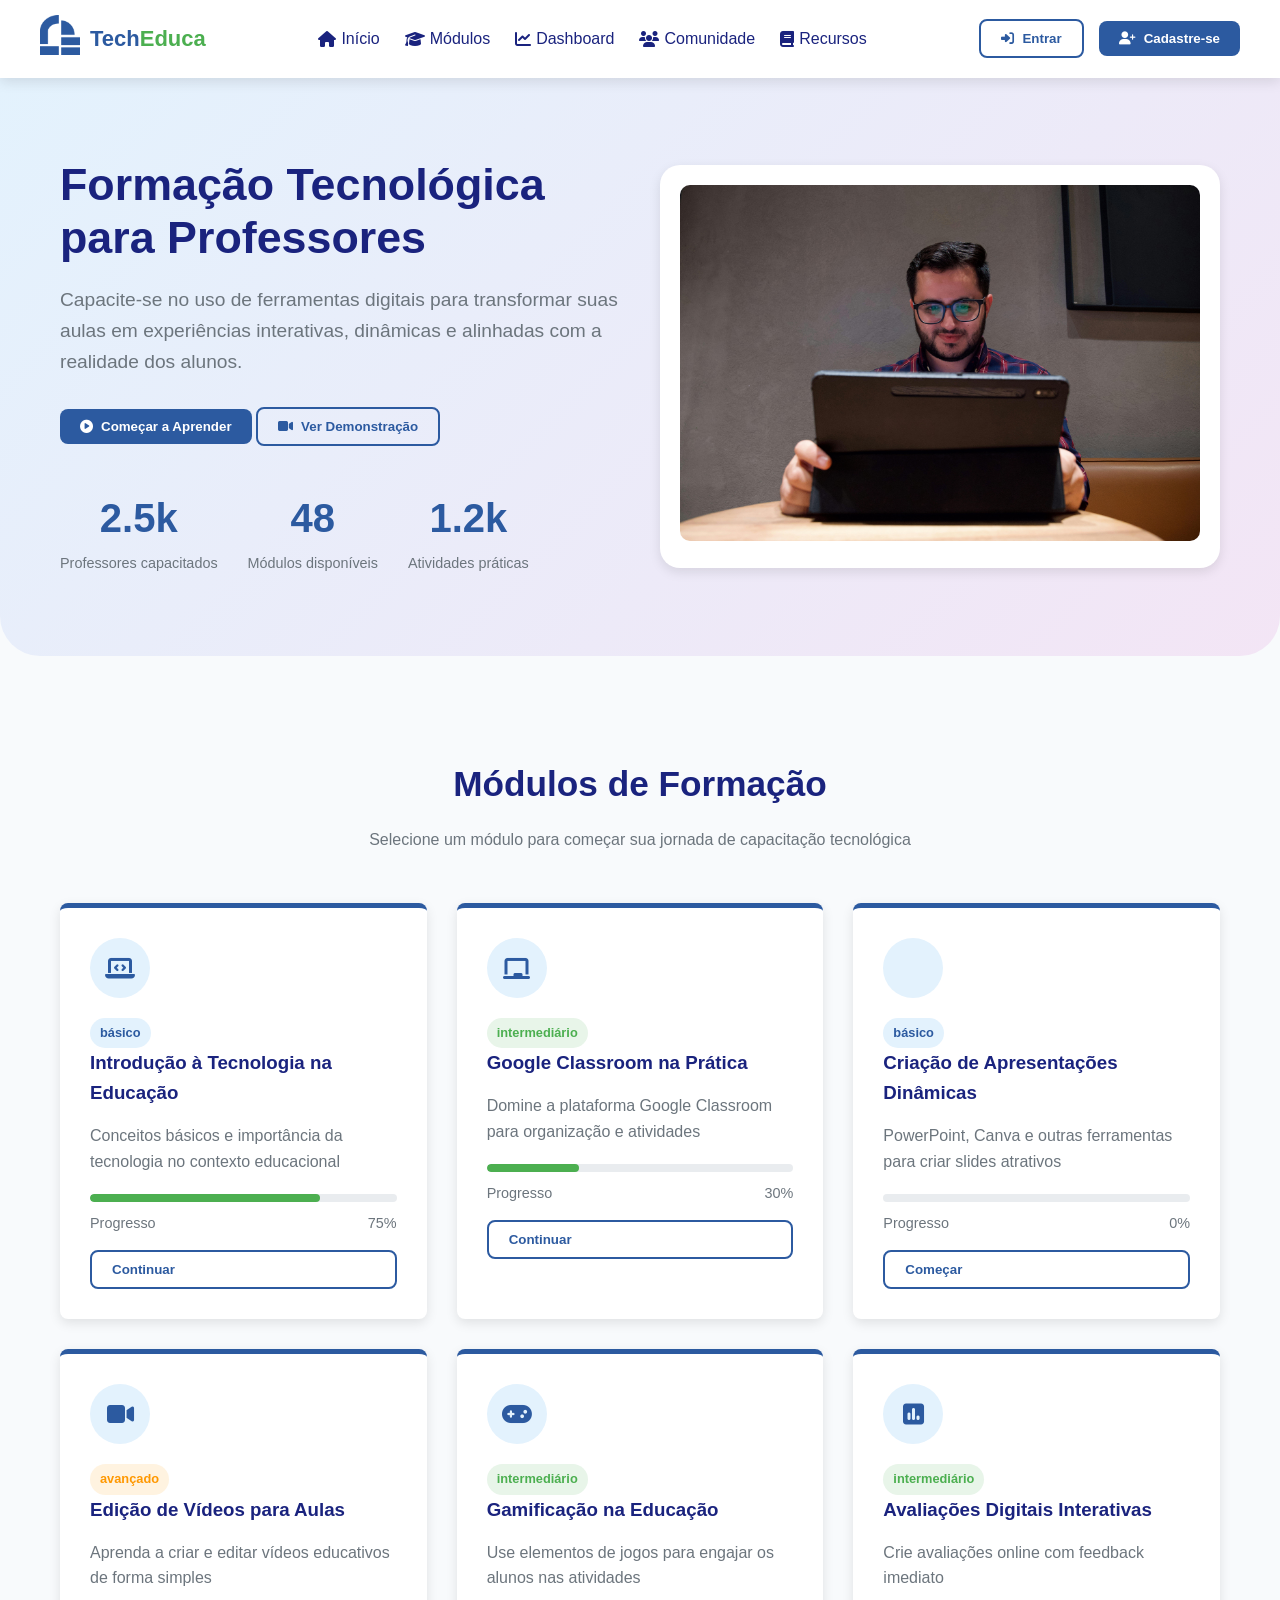
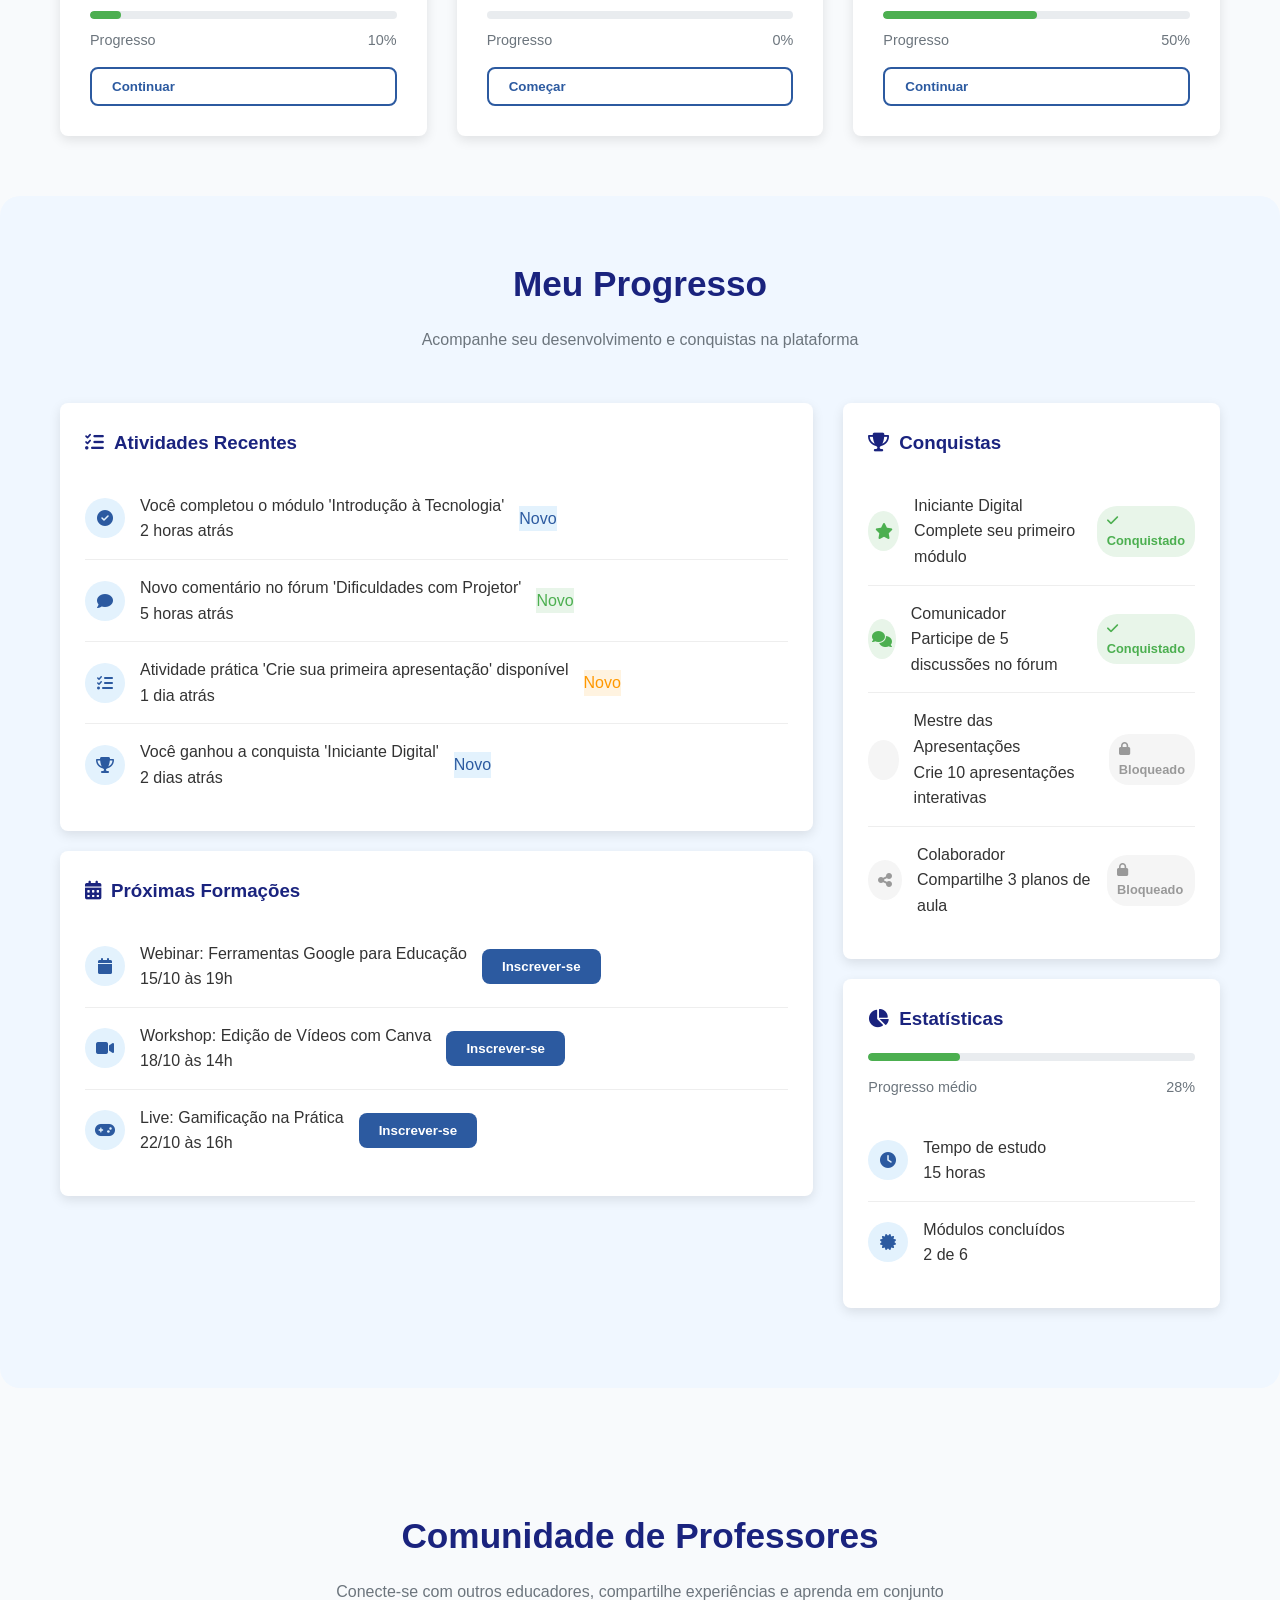
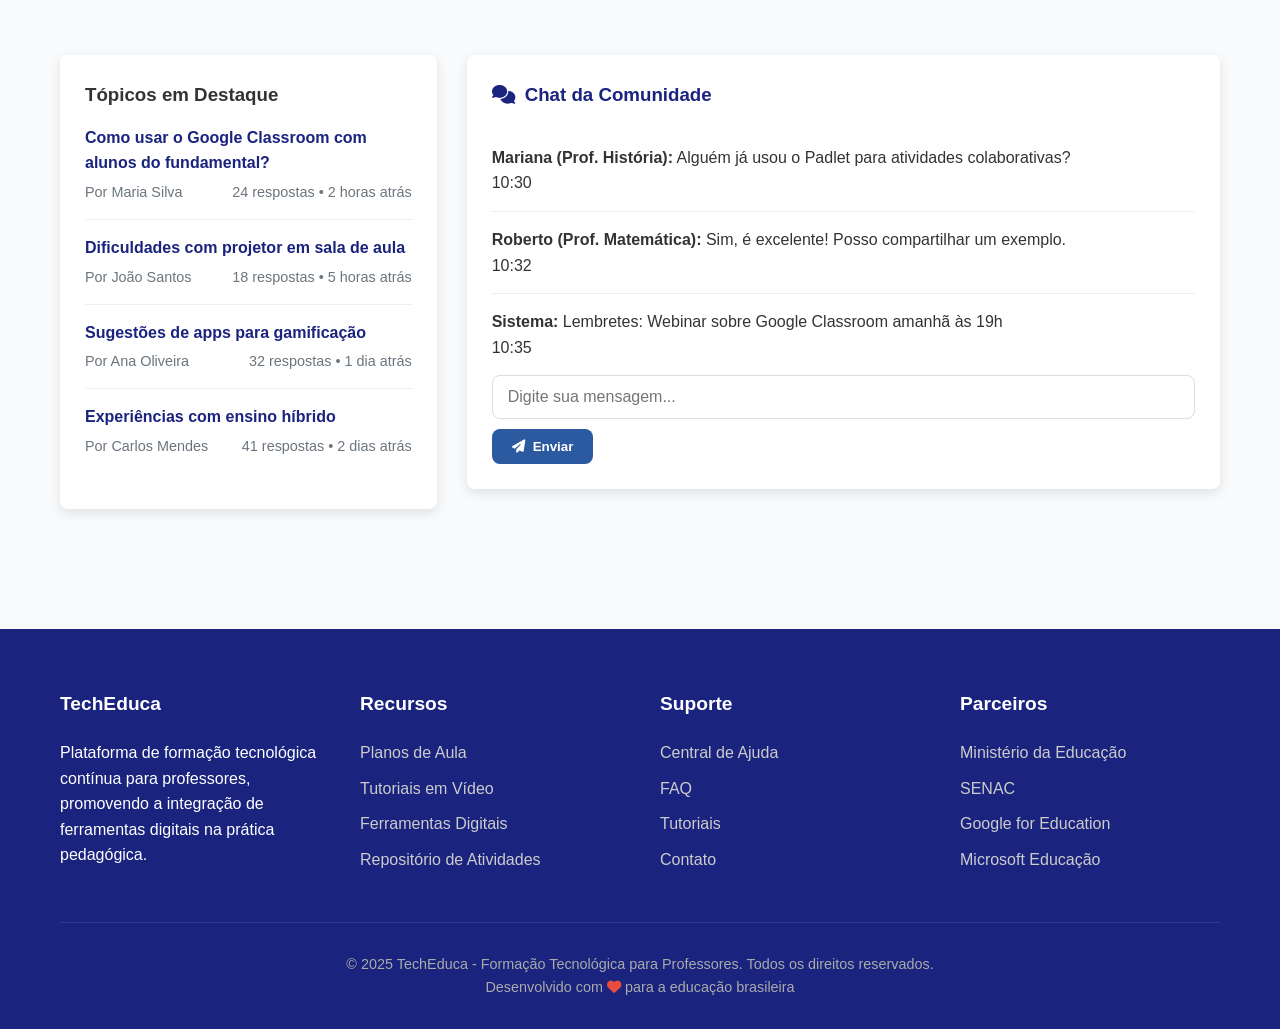
<file: projetos/Educação/Educação.html>
<!DOCTYPE html>
<html lang="pt-BR">
<head>
    <meta charset="UTF-8">
    <meta name="viewport" content="width=device-width, initial-scale=1.0">
    <title>TechEduca - Formação Tecnológica para Professores</title>
    <link rel="stylesheet" href="https://cdnjs.cloudflare.com/ajax/libs/font-awesome/6.4.0/css/all.min.css">
    <style>
        /* Reset e variáveis CSS */
        :root {
            --primary: #2c5aa0;
            --secondary: #4CAF50;
            --accent: #FF9800;
            --light: #f5f9ff;
            --dark: #1a237e;
            --gray: #6c757d;
            --shadow: 0 4px 12px rgba(0, 0, 0, 0.1);
            --radius: 8px;
        }
        
        * {
            margin: 0;
            padding: 0;
            box-sizing: border-box;
            font-family: 'Segoe UI', Tahoma, Geneva, Verdana, sans-serif;
        }
        
        body {
            background-color: #f8fafc;
            color: #333;
            line-height: 1.6;
        }
        
        /* Container principal */
        .container {
            width: 100%;
            max-width: 1200px;
            margin: 0 auto;
            padding: 0 20px;
        }
        
        /* Header */
        header {
            background-color: white;
            box-shadow: var(--shadow);
            position: sticky;
            top: 0;
            z-index: 100;
        }
        
        .header-content {
            display: flex;
            justify-content: space-between;
            align-items: center;
            padding: 15px 0;
        }
        
        .logo {
            display: flex;
            align-items: center;
            gap: 10px;
        }
        
        .logo-icon img {
            width: 40px;
            height: 40px;
        }
        
        .logo-text {
            font-size: 22px;
            font-weight: 700;
            color: var(--primary);
        }
        
        .logo-text span {
            color: var(--secondary);
        }
        
        nav ul {
            display: flex;
            list-style: none;
            gap: 25px;
        }
        
        nav a {
            text-decoration: none;
            color: var(--dark);
            font-weight: 500;
            transition: color 0.3s;
            display: flex;
            align-items: center;
            gap: 5px;
        }
        
        nav a:hover {
            color: var(--primary);
        }
        
        .user-menu {
            display: flex;
            align-items: center;
            gap: 15px;
        }
        
        .btn {
            padding: 10px 20px;
            border-radius: var(--radius);
            border: none;
            font-weight: 600;
            cursor: pointer;
            transition: all 0.3s;
            display: inline-flex;
            align-items: center;
            gap: 8px;
        }
        
        .btn-primary {
            background-color: var(--primary);
            color: white;
        }
        
        .btn-primary:hover {
            background-color: var(--dark);
            transform: translateY(-2px);
        }
        
        .btn-secondary {
            background-color: var(--secondary);
            color: white;
        }
        
        .btn-secondary:hover {
            background-color: #3d8b40;
            transform: translateY(-2px);
        }
        
        .btn-outline {
            background-color: transparent;
            border: 2px solid var(--primary);
            color: var(--primary);
        }
        
        .btn-outline:hover {
            background-color: var(--primary);
            color: white;
        }
        
        /* Hero Section */
        .hero {
            padding: 80px 0;
            background: linear-gradient(135deg, #e3f2fd 0%, #f3e5f5 100%);
            border-bottom-left-radius: 40px;
            border-bottom-right-radius: 40px;
            margin-bottom: 40px;
        }
        
        .hero-content {
            display: grid;
            grid-template-columns: 1fr 1fr;
            gap: 40px;
            align-items: center;
        }
        
        .hero-text h1 {
            font-size: 2.8rem;
            color: var(--dark);
            margin-bottom: 20px;
            line-height: 1.2;
        }
        
        .hero-text p {
            font-size: 1.2rem;
            color: var(--gray);
            margin-bottom: 30px;
        }
        
        .hero-stats {
            display: flex;
            gap: 30px;
            margin-top: 40px;
        }
        
        .stat {
            text-align: center;
        }
        
        .stat-number {
            font-size: 2.5rem;
            font-weight: 700;
            color: var(--primary);
            display: block;
        }
        
        .stat-text {
            color: var(--gray);
            font-size: 0.9rem;
        }
        
        .hero-image {
            background-color: white;
            border-radius: 20px;
            padding: 20px;
            box-shadow: var(--shadow);
        }
        
        .hero-image img {
            width: 100%;
            border-radius: 10px;
        }
        
        /* Seção de módulos */
        .section-title {
            text-align: center;
            margin-bottom: 50px;
        }
        
        .section-title h2 {
            font-size: 2.2rem;
            color: var(--dark);
            margin-bottom: 15px;
        }
        
        .section-title p {
            color: var(--gray);
            max-width: 700px;
            margin: 0 auto;
        }
        
        .modules {
            padding: 60px 0;
        }
        
        .modules-grid {
            display: grid;
            grid-template-columns: repeat(auto-fill, minmax(300px, 1fr));
            gap: 30px;
        }
        
        .module-card {
            background-color: white;
            border-radius: var(--radius);
            padding: 30px;
            box-shadow: var(--shadow);
            transition: transform 0.3s;
            border-top: 5px solid var(--primary);
        }
        
        .module-card:hover {
            transform: translateY(-10px);
        }
        
        .module-icon {
            width: 60px;
            height: 60px;
            background-color: #e3f2fd;
            border-radius: 50%;
            display: flex;
            align-items: center;
            justify-content: center;
            margin-bottom: 20px;
            color: var(--primary);
            font-size: 24px;
        }
        
        .module-card h3 {
            margin-bottom: 15px;
            color: var(--dark);
        }
        
        .module-card p {
            color: var(--gray);
            margin-bottom: 20px;
        }
        
        .module-progress {
            margin-top: 20px;
        }
        
        .progress-bar {
            height: 8px;
            background-color: #e9ecef;
            border-radius: 4px;
            margin-bottom: 10px;
            overflow: hidden;
        }
        
        .progress-fill {
            height: 100%;
            background-color: var(--secondary);
            border-radius: 4px;
        }
        
        .progress-text {
            display: flex;
            justify-content: space-between;
            font-size: 0.9rem;
            color: var(--gray);
        }
        
        /* Seção de dashboard */
        .dashboard {
            padding: 60px 0;
            background-color: #f0f7ff;
            border-radius: 20px;
            margin-bottom: 60px;
        }
        
        .dashboard-grid {
            display: grid;
            grid-template-columns: 2fr 1fr;
            gap: 30px;
        }
        
        .dashboard-card {
            background-color: white;
            border-radius: var(--radius);
            padding: 25px;
            box-shadow: var(--shadow);
            margin-bottom: 20px;
        }
        
        .dashboard-card h3 {
            margin-bottom: 20px;
            color: var(--dark);
            display: flex;
            align-items: center;
            gap: 10px;
        }
        
        .activity-list {
            list-style: none;
        }
        
        .activity-item {
            padding: 15px 0;
            border-bottom: 1px solid #eee;
            display: flex;
            align-items: center;
            gap: 15px;
        }
        
        .activity-item:last-child {
            border-bottom: none;
        }
        
        .activity-icon {
            width: 40px;
            height: 40px;
            background-color: #e3f2fd;
            border-radius: 50%;
            display: flex;
            align-items: center;
            justify-content: center;
            color: var(--primary);
        }
        
        .badge {
            display: inline-block;
            padding: 5px 10px;
            border-radius: 20px;
            font-size: 0.8rem;
            font-weight: 600;
        }
        
        .badge-primary {
            background-color: #e3f2fd;
            color: var(--primary);
        }
        
        .badge-secondary {
            background-color: #e8f5e9;
            color: var(--secondary);
        }
        
        .badge-accent {
            background-color: #fff3e0;
            color: var(--accent);
        }
        
        /* Seção de comunidade */
        .community {
            padding: 60px 0;
        }
        
        .community-grid {
            display: grid;
            grid-template-columns: 1fr 2fr;
            gap: 30px;
        }
        
        .forum-topics {
            background-color: white;
            border-radius: var(--radius);
            padding: 25px;
            box-shadow: var(--shadow);
        }
        
        .topic-item {
            padding: 15px 0;
            border-bottom: 1px solid #eee;
        }
        
        .topic-item:last-child {
            border-bottom: none;
        }
        
        .topic-title {
            font-weight: 600;
            margin-bottom: 5px;
            color: var(--dark);
        }
        
        .topic-meta {
            display: flex;
            justify-content: space-between;
            color: var(--gray);
            font-size: 0.9rem;
        }
        
        /* Formulário de login/simulação */
        .modal {
            display: none;
            position: fixed;
            top: 0;
            left: 0;
            width: 100%;
            height: 100%;
            background-color: rgba(0, 0, 0, 0.5);
            z-index: 1000;
            align-items: center;
            justify-content: center;
        }
        
        .modal-content {
            background-color: white;
            border-radius: var(--radius);
            width: 90%;
            max-width: 500px;
            padding: 40px;
            box-shadow: 0 10px 30px rgba(0, 0, 0, 0.2);
        }
        
        .modal-header {
            margin-bottom: 30px;
            text-align: center;
        }
        
        .modal-header h2 {
            color: var(--dark);
        }
        
        .form-group {
            margin-bottom: 20px;
        }
        
        .form-group label {
            display: block;
            margin-bottom: 8px;
            color: var(--dark);
            font-weight: 500;
        }
        
        .form-control {
            width: 100%;
            padding: 12px 15px;
            border: 1px solid #ddd;
            border-radius: var(--radius);
            font-size: 16px;
            transition: border 0.3s;
        }
        
        .form-control:focus {
            border-color: var(--primary);
            outline: none;
        }
        
        .close-modal {
            position: absolute;
            top: 15px;
            right: 20px;
            font-size: 24px;
            cursor: pointer;
            color: var(--gray);
        }
        
        /* Footer */
        footer {
            background-color: var(--dark);
            color: white;
            padding: 60px 0 30px;
            margin-top: 60px;
        }
        
        .footer-grid {
            display: grid;
            grid-template-columns: repeat(4, 1fr);
            gap: 40px;
            margin-bottom: 40px;
        }
        
        .footer-column h3 {
            margin-bottom: 20px;
            font-size: 1.2rem;
        }
        
        .footer-links {
            list-style: none;
        }
        
        .footer-links li {
            margin-bottom: 10px;
        }
        
        .footer-links a {
            color: #ccc;
            text-decoration: none;
            transition: color 0.3s;
        }
        
        .footer-links a:hover {
            color: white;
        }
        
        .copyright {
            text-align: center;
            padding-top: 30px;
            border-top: 1px solid rgba(255, 255, 255, 0.1);
            color: #aaa;
            font-size: 0.9rem;
        }
        
        /* Responsividade */
        @media (max-width: 992px) {
            .hero-content,
            .dashboard-grid,
            .community-grid {
                grid-template-columns: 1fr;
            }
            
            .footer-grid {
                grid-template-columns: repeat(2, 1fr);
            }
        }
        
        @media (max-width: 768px) {
            .header-content {
                flex-direction: column;
                gap: 15px;
            }
            
            nav ul {
                flex-wrap: wrap;
                justify-content: center;
            }
            
            .hero-text h1 {
                font-size: 2.2rem;
            }
            
            .modules-grid {
                grid-template-columns: 1fr;
            }
            
            .footer-grid {
                grid-template-columns: 1fr;
            }
        }
    </style>
</head>
<body>
    <!-- Header -->
    <header>
        <div class="container header-content">
            <div class="logo">
                <div class="logo-icon">
                    <img src="Frame 4.png">
                </div>
                <div class="logo-text">Tech<span>Educa</span></div>
            </div>
            
            <nav>
                <ul>
                    <li><a href="#home"><i class="fas fa-home"></i> Início</a></li>
                    <li><a href="#modules"><i class="fas fa-graduation-cap"></i> Módulos</a></li>
                    <li><a href="#dashboard"><i class="fas fa-chart-line"></i> Dashboard</a></li>
                    <li><a href="#community"><i class="fas fa-users"></i> Comunidade</a></li>
                    <li><a href="#resources"><i class="fas fa-book"></i> Recursos</a></li>
                </ul>
            </nav>
            
            <div class="user-menu">
                <button class="btn btn-outline" id="loginBtn">
                    <i class="fas fa-sign-in-alt"></i> Entrar
                </button>
                <button class="btn btn-primary" id="registerBtn">
                    <i class="fas fa-user-plus"></i> Cadastre-se
                </button>
            </div>
        </div>
    </header>

    <!-- Hero Section -->
    <section class="hero" id="home">
        <div class="container hero-content">
            <div class="hero-text">
                <h1>Formação Tecnológica para Professores</h1>
                <p>Capacite-se no uso de ferramentas digitais para transformar suas aulas em experiências interativas, dinâmicas e alinhadas com a realidade dos alunos.</p>
                
                <div class="hero-buttons">
                    <button class="btn btn-primary btn-large" id="startLearningBtn">
                        <i class="fas fa-play-circle"></i> Começar a Aprender
                    </button>
                    <button class="btn btn-outline" id="tourBtn">
                        <i class="fas fa-video"></i> Ver Demonstração
                    </button>
                </div>
                
                <div class="hero-stats">
                    <div class="stat">
                        <span class="stat-number" id="teacherCount">2.5k</span>
                        <span class="stat-text">Professores capacitados</span>
                    </div>
                    <div class="stat">
                        <span class="stat-number" id="moduleCount">48</span>
                        <span class="stat-text">Módulos disponíveis</span>
                    </div>
                    <div class="stat">
                        <span class="stat-number" id="activityCount">1.2k</span>
                        <span class="stat-text">Atividades práticas</span>
                    </div>
                </div>
            </div>
            
            <div class="hero-image">
                <img src="pexels-iamhogir-17801348.jpg">
            </div>
        </div>
    </section>

    <!-- Módulos -->
    <section class="modules" id="modules">
        <div class="container">
            <div class="section-title">
                <h2>Módulos de Formação</h2>
                <p>Selecione um módulo para começar sua jornada de capacitação tecnológica</p>
            </div>
            
            <div class="modules-grid" id="modulesGrid">
                <!-- Módulos serão inseridos via JavaScript -->
            </div>
        </div>
    </section>

    <!-- Dashboard -->
    <section class="dashboard" id="dashboard">
        <div class="container">
            <div class="section-title">
                <h2>Meu Progresso</h2>
                <p>Acompanhe seu desenvolvimento e conquistas na plataforma</p>
            </div>
            
            <div class="dashboard-grid">
                <div>
                    <div class="dashboard-card">
                        <h3><i class="fas fa-tasks"></i> Atividades Recentes</h3>
                        <ul class="activity-list" id="activityList">
                            <!-- Atividades serão inseridas via JavaScript -->
                        </ul>
                    </div>
                    
                    <div class="dashboard-card">
                        <h3><i class="fas fa-calendar-alt"></i> Próximas Formações</h3>
                        <ul class="activity-list" id="upcomingList">
                            <!-- Eventos serão inseridos via JavaScript -->
                        </ul>
                    </div>
                </div>
                
                <div>
                    <div class="dashboard-card">
                        <h3><i class="fas fa-trophy"></i> Conquistas</h3>
                        <div id="achievements">
                            <!-- Conquistas serão inseridas via JavaScript -->
                        </div>
                    </div>
                    
                    <div class="dashboard-card">
                        <h3><i class="fas fa-chart-pie"></i> Estatísticas</h3>
                        <div class="stats-container" id="statsContainer">
                            <!-- Estatísticas serão inseridas via JavaScript -->
                        </div>
                    </div>
                </div>
            </div>
        </div>
    </section>

    <!-- Comunidade -->
    <section class="community" id="community">
        <div class="container">
            <div class="section-title">
                <h2>Comunidade de Professores</h2>
                <p>Conecte-se com outros educadores, compartilhe experiências e aprenda em conjunto</p>
            </div>
            
            <div class="community-grid">
                <div class="forum-topics">
                    <h3>Tópicos em Destaque</h3>
                    <div id="forumTopics">
                        <!-- Tópicos serão inseridos via JavaScript -->
                    </div>
                </div>
                
                <div class="dashboard-card">
                    <h3><i class="fas fa-comments"></i> Chat da Comunidade</h3>
                    <div id="chatContainer">
                        <div class="chat-messages" id="chatMessages">
                            <!-- Mensagens do chat serão inseridas via JavaScript -->
                        </div>
                        <div class="chat-input">
                            <input type="text" class="form-control" id="messageInput" placeholder="Digite sua mensagem...">
                            <button class="btn btn-primary" id="sendMessageBtn" style="margin-top: 10px;">
                                <i class="fas fa-paper-plane"></i> Enviar
                            </button>
                        </div>
                    </div>
                </div>
            </div>
        </div>
    </section>

    <!-- Modal de Login/Registro -->
    <div class="modal" id="loginModal">
        <div class="modal-content">
            <span class="close-modal" id="closeModal">&times;</span>
            <div class="modal-header">
                <h2>Acessar Plataforma</h2>
            </div>
            
            <form id="loginForm">
                <div class="form-group">
                    <label for="email">E-mail</label>
                    <input type="email" id="email" class="form-control" placeholder="seu.email@escola.com" required>
                </div>
                
                <div class="form-group">
                    <label for="password">Senha</label>
                    <input type="password" id="password" class="form-control" placeholder="Digite sua senha" required>
                </div>
                
                <div class="form-group">
                    <button type="submit" class="btn btn-primary" style="width: 100%;">
                        <i class="fas fa-sign-in-alt"></i> Entrar
                    </button>
                </div>
                
                <div class="form-group text-center">
                    <p>Não tem uma conta? <a href="#" id="switchToRegister">Cadastre-se</a></p>
                </div>
            </form>
            
            <form id="registerForm" style="display: none;">
                <div class="form-group">
                    <label for="regName">Nome completo</label>
                    <input type="text" id="regName" class="form-control" placeholder="Seu nome completo" required>
                </div>
                
                <div class="form-group">
                    <label for="regEmail">E-mail</label>
                    <input type="email" id="regEmail" class="form-control" placeholder="seu.email@escola.com" required>
                </div>
                
                <div class="form-group">
                    <label for="regSchool">Escola/Instituição</label>
                    <input type="text" id="regSchool" class="form-control" placeholder="Onde você leciona" required>
                </div>
                
                <div class="form-group">
                    <label for="regSubject">Disciplina</label>
                    <select id="regSubject" class="form-control" required>
                        <option value="">Selecione sua disciplina</option>
                        <option value="portugues">Língua Portuguesa</option>
                        <option value="matematica">Matemática</option>
                        <option value="ciencias">Ciências</option>
                        <option value="historia">História</option>
                        <option value="geografia">Geografia</option>
                        <option value="ingles">Inglês</option>
                        <option value="artes">Artes</option>
                        <option value="educacao-fisica">Educação Física</option>
                        <option value="tecnologia">Tecnologia</option>
                        <option value="outra">Outra</option>
                    </select>
                </div>
                
                <div class="form-group">
                    <label for="regPassword">Senha</label>
                    <input type="password" id="regPassword" class="form-control" placeholder="Crie uma senha segura" required>
                </div>
                
                <div class="form-group">
                    <button type="submit" class="btn btn-primary" style="width: 100%;">
                        <i class="fas fa-user-plus"></i> Criar Conta
                    </button>
                </div>
                
                <div class="form-group text-center">
                    <p>Já tem uma conta? <a href="#" id="switchToLogin">Faça login</a></p>
                </div>
            </form>
        </div>
    </div>

    <!-- Footer -->
    <footer>
        <div class="container">
            <div class="footer-grid">
                <div class="footer-column">
                    <h3>TechEduca</h3>
                    <p>Plataforma de formação tecnológica contínua para professores, promovendo a integração de ferramentas digitais na prática pedagógica.</p>
                </div>
                
                <div class="footer-column">
                    <h3>Recursos</h3>
                    <ul class="footer-links">
                        <li><a href="#">Planos de Aula</a></li>
                        <li><a href="#">Tutoriais em Vídeo</a></li>
                        <li><a href="#">Ferramentas Digitais</a></li>
                        <li><a href="#">Repositório de Atividades</a></li>
                    </ul>
                </div>
                
                <div class="footer-column">
                    <h3>Suporte</h3>
                    <ul class="footer-links">
                        <li><a href="#">Central de Ajuda</a></li>
                        <li><a href="#">FAQ</a></li>
                        <li><a href="#">Tutoriais</a></li>
                        <li><a href="#">Contato</a></li>
                    </ul>
                </div>
                
                <div class="footer-column">
                    <h3>Parceiros</h3>
                    <ul class="footer-links">
                        <li><a href="#">Ministério da Educação</a></li>
                        <li><a href="#">SENAC</a></li>
                        <li><a href="#">Google for Education</a></li>
                        <li><a href="#">Microsoft Educação</a></li>
                    </ul>
                </div>
            </div>
            
            <div class="copyright">
                <p>&copy; 2025 TechEduca - Formação Tecnológica para Professores. Todos os direitos reservados.</p>
                <p>Desenvolvido com <i class="fas fa-heart" style="color: #e74c3c;"></i> para a educação brasileira</p>
            </div>
        </div>
    </footer>

    <script>
        // Dados simulados para a aplicação
        const modulesData = [
            { id: 1, title: "Introdução à Tecnologia na Educação", icon: "fas fa-laptop-code", description: "Conceitos básicos e importância da tecnologia no contexto educacional", progress: 75, category: "básico" },
            { id: 2, title: "Google Classroom na Prática", icon: "fas fa-chalkboard", description: "Domine a plataforma Google Classroom para organização e atividades", progress: 30, category: "intermediário" },
            { id: 3, title: "Criação de Apresentações Dinâmicas", icon: "fas fa-presentation", description: "PowerPoint, Canva e outras ferramentas para criar slides atrativos", progress: 0, category: "básico" },
            { id: 4, title: "Edição de Vídeos para Aulas", icon: "fas fa-video", description: "Aprenda a criar e editar vídeos educativos de forma simples", progress: 10, category: "avançado" },
            { id: 5, title: "Gamificação na Educação", icon: "fas fa-gamepad", description: "Use elementos de jogos para engajar os alunos nas atividades", progress: 0, category: "intermediário" },
            { id: 6, title: "Avaliações Digitais Interativas", icon: "fas fa-poll", description: "Crie avaliações online com feedback imediato", progress: 50, category: "intermediário" }
        ];

        const activitiesData = [
            { id: 1, title: "Você completou o módulo 'Introdução à Tecnologia'", time: "2 horas atrás", icon: "fas fa-check-circle", badge: "badge-primary" },
            { id: 2, title: "Novo comentário no fórum 'Dificuldades com Projetor'", time: "5 horas atrás", icon: "fas fa-comment", badge: "badge-secondary" },
            { id: 3, title: "Atividade prática 'Crie sua primeira apresentação' disponível", time: "1 dia atrás", icon: "fas fa-tasks", badge: "badge-accent" },
            { id: 4, title: "Você ganhou a conquista 'Iniciante Digital'", time: "2 dias atrás", icon: "fas fa-trophy", badge: "badge-primary" }
        ];

        const upcomingData = [
            { id: 1, title: "Webinar: Ferramentas Google para Educação", date: "15/10 às 19h", icon: "fas fa-calendar" },
            { id: 2, title: "Workshop: Edição de Vídeos com Canva", date: "18/10 às 14h", icon: "fas fa-video" },
            { id: 3, title: "Live: Gamificação na Prática", date: "22/10 às 16h", icon: "fas fa-gamepad" }
        ];

        const achievementsData = [
            { id: 1, title: "Iniciante Digital", description: "Complete seu primeiro módulo", icon: "fas fa-star", achieved: true },
            { id: 2, title: "Comunicador", description: "Participe de 5 discussões no fórum", icon: "fas fa-comments", achieved: true },
            { id: 3, title: "Mestre das Apresentações", description: "Crie 10 apresentações interativas", icon: "fas fa-presentation", achieved: false },
            { id: 4, title: "Colaborador", description: "Compartilhe 3 planos de aula", icon: "fas fa-share-alt", achieved: false }
        ];

        const forumTopicsData = [
            { id: 1, title: "Como usar o Google Classroom com alunos do fundamental?", author: "Maria Silva", replies: 24, lastActivity: "2 horas" },
            { id: 2, title: "Dificuldades com projetor em sala de aula", author: "João Santos", replies: 18, lastActivity: "5 horas" },
            { id: 3, title: "Sugestões de apps para gamificação", author: "Ana Oliveira", replies: 32, lastActivity: "1 dia" },
            { id: 4, title: "Experiências com ensino híbrido", author: "Carlos Mendes", replies: 41, lastActivity: "2 dias" }
        ];

        const chatMessagesData = [
            { id: 1, author: "Mariana (Prof. História)", message: "Alguém já usou o Padlet para atividades colaborativas?", time: "10:30" },
            { id: 2, author: "Roberto (Prof. Matemática)", message: "Sim, é excelente! Posso compartilhar um exemplo.", time: "10:32" },
            { id: 3, author: "Sistema", message: "Lembretes: Webinar sobre Google Classroom amanhã às 19h", time: "10:35" }
        ];

        // Variáveis de estado
        let currentUser = null;
        let isLoggedIn = false;

        // Inicialização da aplicação
        document.addEventListener('DOMContentLoaded', function() {
            renderModules();
            renderActivities();
            renderUpcoming();
            renderAchievements();
            renderForumTopics();
            renderChatMessages();
            setupEventListeners();
            updateStats();
        });

        // Renderiza os módulos na página
        function renderModules() {
            const modulesGrid = document.getElementById('modulesGrid');
            modulesGrid.innerHTML = '';
            
            modulesData.forEach(module => {
                const moduleCard = document.createElement('div');
                moduleCard.className = 'module-card';
                moduleCard.innerHTML = `
                    <div class="module-icon">
                        <i class="${module.icon}"></i>
                    </div>
                    <span class="badge ${getBadgeClass(module.category)}">${module.category}</span>
                    <h3>${module.title}</h3>
                    <p>${module.description}</p>
                    <div class="module-progress">
                        <div class="progress-bar">
                            <div class="progress-fill" style="width: ${module.progress}%"></div>
                        </div>
                        <div class="progress-text">
                            <span>Progresso</span>
                            <span>${module.progress}%</span>
                        </div>
                    </div>
                    <button class="btn btn-outline" style="margin-top: 15px; width: 100%;" onclick="startModule(${module.id})">
                        ${module.progress === 0 ? 'Começar' : module.progress === 100 ? 'Revisar' : 'Continuar'}
                    </button>
                `;
                
                modulesGrid.appendChild(moduleCard);
            });
        }

        // Renderiza as atividades recentes
        function renderActivities() {
            const activityList = document.getElementById('activityList');
            activityList.innerHTML = '';
            
            activitiesData.forEach(activity => {
                const activityItem = document.createElement('li');
                activityItem.className = 'activity-item';
                activityItem.innerHTML = `
                    <div class="activity-icon">
                        <i class="${activity.icon}"></i>
                    </div>
                    <div>
                        <div class="activity-title">${activity.title}</div>
                        <div class="activity-time">${activity.time}</div>
                    </div>
                    <span class="${activity.badge}">Novo</span>
                `;
                
                activityList.appendChild(activityItem);
            });
        }

        // Renderiza os próximos eventos
        function renderUpcoming() {
            const upcomingList = document.getElementById('upcomingList');
            upcomingList.innerHTML = '';
            
            upcomingData.forEach(event => {
                const eventItem = document.createElement('li');
                eventItem.className = 'activity-item';
                eventItem.innerHTML = `
                    <div class="activity-icon">
                        <i class="${event.icon}"></i>
                    </div>
                    <div>
                        <div class="activity-title">${event.title}</div>
                        <div class="activity-time">${event.date}</div>
                    </div>
                    <button class="btn btn-primary btn-small" onclick="registerForEvent(${event.id})">
                        Inscrever-se
                    </button>
                `;
                
                upcomingList.appendChild(eventItem);
            });
        }

        // Renderiza as conquistas
        function renderAchievements() {
            const achievementsContainer = document.getElementById('achievements');
            achievementsContainer.innerHTML = '';
            
            achievementsData.forEach(achievement => {
                const achievementItem = document.createElement('div');
                achievementItem.className = 'activity-item';
                achievementItem.innerHTML = `
                    <div class="activity-icon" style="background-color: ${achievement.achieved ? '#e8f5e9' : '#f5f5f5'}; color: ${achievement.achieved ? '#4CAF50' : '#999'}">
                        <i class="${achievement.icon}"></i>
                    </div>
                    <div>
                        <div class="activity-title">${achievement.title}</div>
                        <div class="activity-time">${achievement.description}</div>
                    </div>
                    ${achievement.achieved ? 
                        '<span class="badge badge-secondary"><i class="fas fa-check"></i> Conquistado</span>' : 
                        '<span class="badge" style="background-color: #f5f5f5; color: #999"><i class="fas fa-lock"></i> Bloqueado</span>'}
                `;
                
                achievementsContainer.appendChild(achievementItem);
            });
        }

        // Renderiza os tópicos do fórum
        function renderForumTopics() {
            const forumTopics = document.getElementById('forumTopics');
            forumTopics.innerHTML = '';
            
            forumTopicsData.forEach(topic => {
                const topicItem = document.createElement('div');
                topicItem.className = 'topic-item';
                topicItem.innerHTML = `
                    <div class="topic-title">${topic.title}</div>
                    <div class="topic-meta">
                        <span>Por ${topic.author}</span>
                        <span>${topic.replies} respostas • ${topic.lastActivity} atrás</span>
                    </div>
                `;
                
                forumTopics.appendChild(topicItem);
            });
        }

        // Renderiza as mensagens do chat
        function renderChatMessages() {
            const chatMessages = document.getElementById('chatMessages');
            chatMessages.innerHTML = '';
            
            chatMessagesData.forEach(msg => {
                const messageItem = document.createElement('div');
                messageItem.className = 'activity-item';
                messageItem.innerHTML = `
                    <div>
                        <div class="activity-title"><strong>${msg.author}:</strong> ${msg.message}</div>
                        <div class="activity-time">${msg.time}</div>
                    </div>
                `;
                
                chatMessages.appendChild(messageItem);
            });
            
            // Rolar para a última mensagem
            chatMessages.scrollTop = chatMessages.scrollHeight;
        }

        // Atualiza as estatísticas
        function updateStats() {
            const totalProgress = modulesData.reduce((sum, module) => sum + module.progress, 0);
            const avgProgress = Math.round(totalProgress / modulesData.length);
            
            document.getElementById('statsContainer').innerHTML = `
                <div class="progress-bar" style="margin-bottom: 15px;">
                    <div class="progress-fill" style="width: ${avgProgress}%"></div>
                </div>
                <div class="progress-text">
                    <span>Progresso médio</span>
                    <span>${avgProgress}%</span>
                </div>
                
                <div style="margin-top: 20px;">
                    <div class="activity-item">
                        <div class="activity-icon">
                            <i class="fas fa-clock"></i>
                        </div>
                        <div>
                            <div class="activity-title">Tempo de estudo</div>
                            <div class="activity-time">15 horas</div>
                        </div>
                    </div>
                    
                    <div class="activity-item">
                        <div class="activity-icon">
                            <i class="fas fa-certificate"></i>
                        </div>
                        <div>
                            <div class="activity-title">Módulos concluídos</div>
                            <div class="activity-time">2 de 6</div>
                        </div>
                    </div>
                </div>
            `;
        }

        // Configura os event listeners
        function setupEventListeners() {
            // Botões de login/registro
            document.getElementById('loginBtn').addEventListener('click', () => {
                openModal('login');
            });
            
            document.getElementById('registerBtn').addEventListener('click', () => {
                openModal('register');
            });
            
            document.getElementById('startLearningBtn').addEventListener('click', () => {
                if (isLoggedIn) {
                    alert('Redirecionando para o primeiro módulo...');
                } else {
                    openModal('login');
                }
            });
            
            document.getElementById('tourBtn').addEventListener('click', () => {
                alert('Iniciando tour pela plataforma...');
            });
            
            // Fechar modal
            document.getElementById('closeModal').addEventListener('click', closeModal);
            
            // Alternar entre login e registro
            document.getElementById('switchToRegister').addEventListener('click', (e) => {
                e.preventDefault();
                document.getElementById('loginForm').style.display = 'none';
                document.getElementById('registerForm').style.display = 'block';
            });
            
            document.getElementById('switchToLogin').addEventListener('click', (e) => {
                e.preventDefault();
                document.getElementById('registerForm').style.display = 'none';
                document.getElementById('loginForm').style.display = 'block';
            });
            
            // Enviar mensagem no chat
            document.getElementById('sendMessageBtn').addEventListener('click', sendMessage);
            document.getElementById('messageInput').addEventListener('keypress', (e) => {
                if (e.key === 'Enter') {
                    sendMessage();
                }
            });
            
            // Formulários de login e registro
            document.getElementById('loginForm').addEventListener('submit', (e) => {
                e.preventDefault();
                handleLogin();
            });
            
            document.getElementById('registerForm').addEventListener('submit', (e) => {
                e.preventDefault();
                handleRegistration();
            });
            
            // Fechar modal ao clicar fora
            window.addEventListener('click', (e) => {
                const modal = document.getElementById('loginModal');
                if (e.target === modal) {
                    closeModal();
                }
            });
        }

        // Funções de utilidade
        function getBadgeClass(category) {
            switch(category) {
                case 'básico': return 'badge-primary';
                case 'intermediário': return 'badge-secondary';
                case 'avançado': return 'badge-accent';
                default: return 'badge-primary';
            }
        }

        function openModal(type) {
            const modal = document.getElementById('loginModal');
            modal.style.display = 'flex';
            
            if (type === 'register') {
                document.getElementById('loginForm').style.display = 'none';
                document.getElementById('registerForm').style.display = 'block';
            } else {
                document.getElementById('registerForm').style.display = 'none';
                document.getElementById('loginForm').style.display = 'block';
            }
        }

        function closeModal() {
            document.getElementById('loginModal').style.display = 'none';
        }

        function handleLogin() {
            const email = document.getElementById('email').value;
            const password = document.getElementById('password').value;
            
            if (email && password) {
                // Simulação de login bem-sucedido
                currentUser = {
                    name: "Professor Exemplo",
                    email: email,
                    school: "Escola Municipal Exemplo",
                    subject: "Português"
                };
                
                isLoggedIn = true;
                
                // Atualizar interface para usuário logado
                document.getElementById('loginBtn').innerHTML = `<i class="fas fa-user"></i> ${currentUser.name.split(' ')[0]}`;
                document.getElementById('registerBtn').innerHTML = `<i class="fas fa-sign-out-alt"></i> Sair`;
                document.getElementById('registerBtn').onclick = handleLogout;
                
                closeModal();
                alert(`Bem-vindo(a), ${currentUser.name}!`);
                
                // Atualizar estatísticas com dados do usuário
                document.getElementById('teacherCount').textContent = "2.7k";
            } else {
                alert('Por favor, preencha todos os campos.');
            }
        }

        function handleRegistration() {
            const name = document.getElementById('regName').value;
            const email = document.getElementById('regEmail').value;
            const school = document.getElementById('regSchool').value;
            const subject = document.getElementById('regSubject').value;
            const password = document.getElementById('regPassword').value;
            
            if (name && email && school && subject && password) {
                // Simulação de registro bem-sucedido
                currentUser = {
                    name: name,
                    email: email,
                    school: school,
                    subject: subject
                };
                
                isLoggedIn = true;
                
                // Atualizar interface para usuário logado
                document.getElementById('loginBtn').innerHTML = `<i class="fas fa-user"></i> ${currentUser.name.split(' ')[0]}`;
                document.getElementById('registerBtn').innerHTML = `<i class="fas fa-sign-out-alt"></i> Sair`;
                document.getElementById('registerBtn').onclick = handleLogout;
                
                closeModal();
                alert(`Cadastro realizado com sucesso! Bem-vindo(a), ${currentUser.name}!`);
                
                // Atualizar contadores
                document.getElementById('teacherCount').textContent = "2.7k";
                document.getElementById('moduleCount').textContent = "50";
            } else {
                alert('Por favor, preencha todos os campos.');
            }
        }

        function handleLogout() {
            currentUser = null;
            isLoggedIn = false;
            
            // Restaurar botões de login/registro
            document.getElementById('loginBtn').innerHTML = `<i class="fas fa-sign-in-alt"></i> Entrar`;
            document.getElementById('registerBtn').innerHTML = `<i class="fas fa-user-plus"></i> Cadastre-se`;
            document.getElementById('registerBtn').onclick = () => openModal('register');
            
            alert('Você saiu da plataforma.');
        }

        function startModule(moduleId) {
            if (!isLoggedIn) {
                openModal('login');
                return;
            }
            
            const module = modulesData.find(m => m.id === moduleId);
            alert(`Iniciando módulo: ${module.title}`);
            
            // Simular progresso no módulo
            if (module.progress < 100) {
                module.progress = Math.min(module.progress + 25, 100);
                renderModules();
                updateStats();
                
                // Adicionar atividade recente
                activitiesData.unshift({
                    id: activitiesData.length + 1,
                    title: `Você progrediu no módulo '${module.title}'`,
                    time: "Agora mesmo",
                    icon: "fas fa-chart-line",
                    badge: "badge-primary"
                });
                
                renderActivities();
                
                // Verificar conquistas
                if (module.progress === 100) {
                    achievementsData[2].achieved = true;
                    renderAchievements();
                    alert('Parabéns! Você completou um módulo e desbloqueou uma nova conquista!');
                }
            }
        }

        function registerForEvent(eventId) {
            if (!isLoggedIn) {
                openModal('login');
                return;
            }
            
            const event = upcomingData.find(e => e.id === eventId);
            alert(`Inscrição confirmada para: ${event.title}`);
        }

        function sendMessage() {
            const messageInput = document.getElementById('messageInput');
            const message = messageInput.value.trim();
            
            if (!message) return;
            
            if (!isLoggedIn) {
                alert('Por favor, faça login para enviar mensagens.');
                openModal('login');
                return;
            }
            
            // Adicionar nova mensagem
            const newMessage = {
                id: chatMessagesData.length + 1,
                author: currentUser ? currentUser.name.split(' ')[0] + " (Você)" : "Você",
                message: message,
                time: new Date().toLocaleTimeString([], { hour: '2-digit', minute: '2-digit' })
            };
            
            chatMessagesData.push(newMessage);
            renderChatMessages();
            
            // Limpar campo de entrada
            messageInput.value = '';
            
            // Simular resposta automática
            setTimeout(() => {
                const autoReply = {
                    id: chatMessagesData.length + 1,
                    author: "Sistema",
                    message: "Obrigado por sua contribuição na comunidade!",
                    time: new Date().toLocaleTimeString([], { hour: '2-digit', minute: '2-digit' })
                };
                
                chatMessagesData.push(autoReply);
                renderChatMessages();
            }, 1000);
        }
    </script>
</body>
</html>
</file>
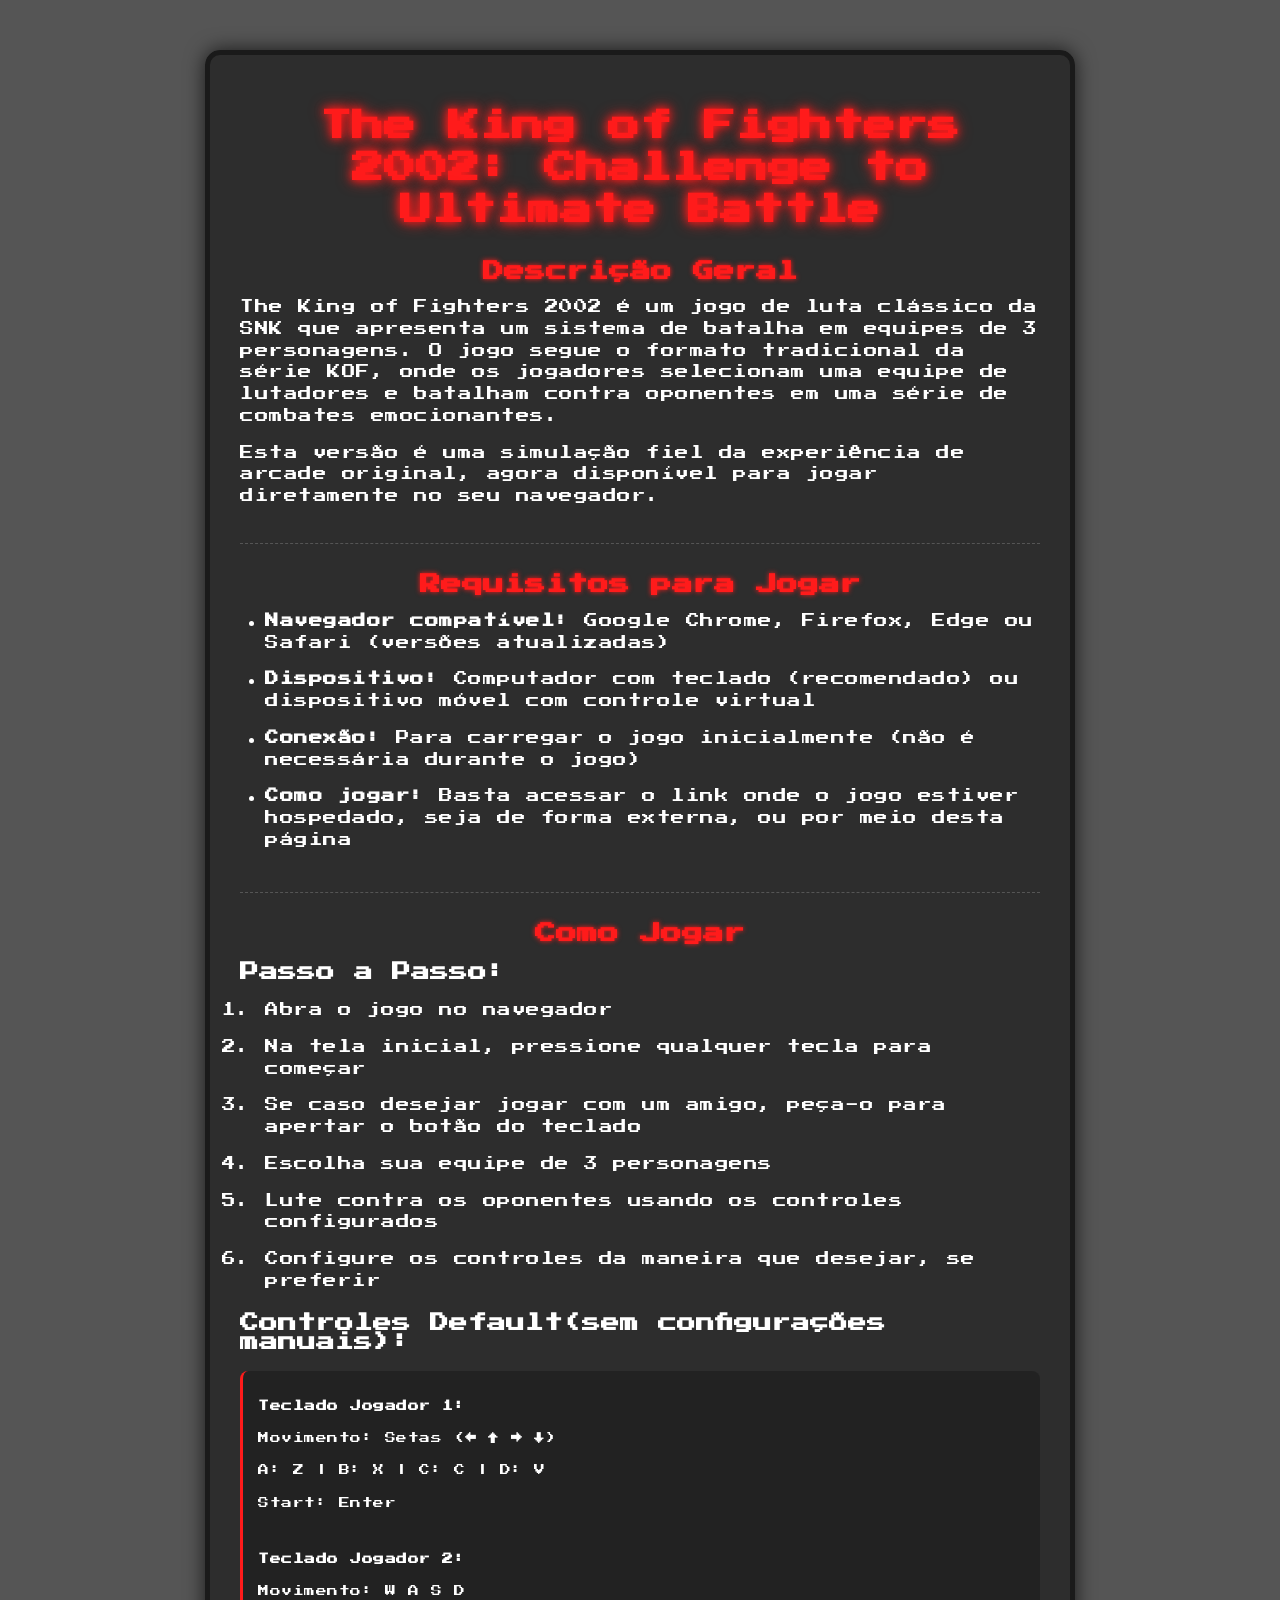
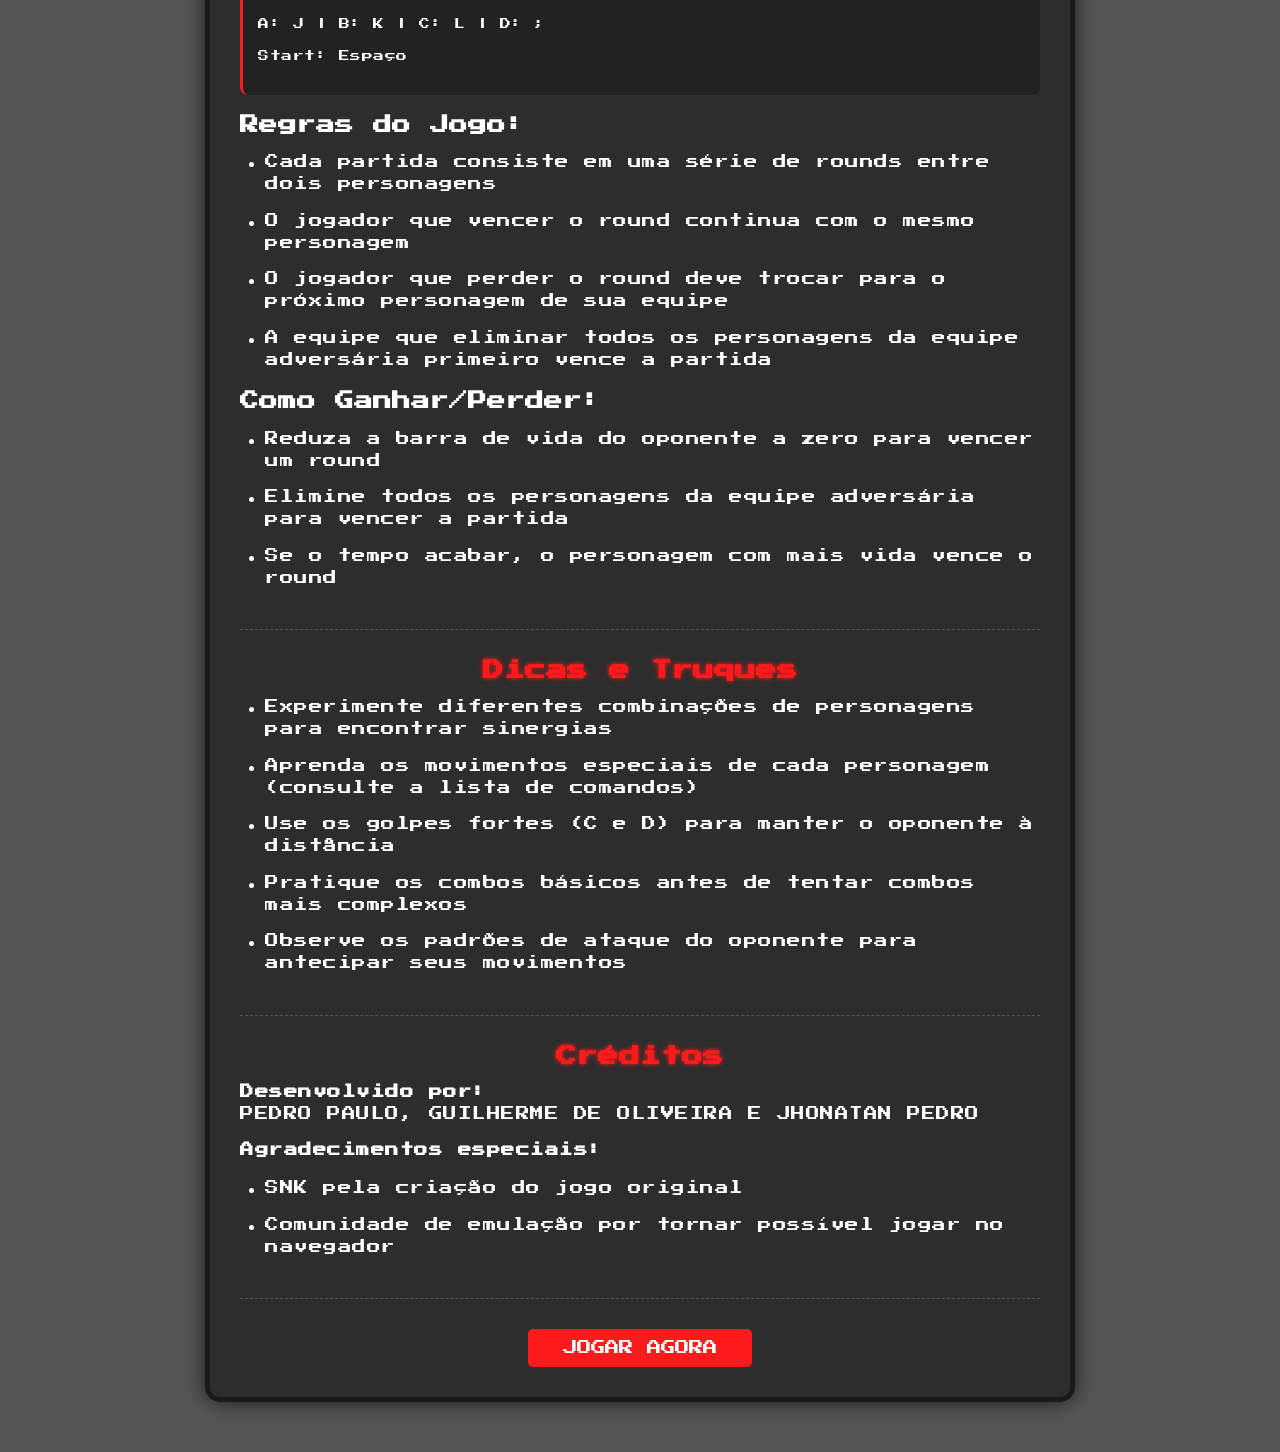
<file: projetos/navega arcade/Manual_KOF2002_Pedro_Guilherme_Jhonatan.html>
<!DOCTYPE html>
<html lang="pt-br">
<head>
    <meta charset="UTF-8">
    <title>Manual - The King of Fighters 2002</title>
    <link rel="stylesheet" href="manual.css">
    <link href="https://fonts.googleapis.com/css2?family=Press+Start+2P&display=swap" rel="stylesheet">
</head>
<body>
    <div class="manual-container">
        <h1>The King of Fighters 2002: Challenge to Ultimate Battle</h1>

        <div class="section">
            <h2>Descrição Geral</h2>
            <p>The King of Fighters 2002 é um jogo de luta clássico da SNK que apresenta um sistema de batalha em equipes de 3 personagens. O jogo segue o formato tradicional da série KOF, onde os jogadores selecionam uma equipe de lutadores e batalham contra oponentes em uma série de combates emocionantes.</p>
            <p>Esta versão é uma simulação fiel da experiência de arcade original, agora disponível para jogar diretamente no seu navegador.</p>
        </div>

        <div class="section">
            <h2>Requisitos para Jogar</h2>
            <ul>
                <li><strong>Navegador compatível:</strong> Google Chrome, Firefox, Edge ou Safari (versões atualizadas)</li>
                <li><strong>Dispositivo:</strong> Computador com teclado (recomendado) ou dispositivo móvel com controle virtual</li>
                <li><strong>Conexão:</strong> Para carregar o jogo inicialmente (não é necessária durante o jogo)</li>
                <li><strong>Como jogar:</strong> Basta acessar o link onde o jogo estiver hospedado, seja de forma externa, ou por meio desta página</li>
            </ul>
        </div>

        <div class="section">
            <h2>Como Jogar</h2>
            
            <h3>Passo a Passo:</h3>
            <ol>
                <li>Abra o jogo no navegador</li>
                <li>Na tela inicial, pressione qualquer tecla para começar</li>
                <li>Se caso desejar jogar com um amigo, peça-o para apertar o botão do teclado</li>
                <li>Escolha sua equipe de 3 personagens</li>
                <li>Lute contra os oponentes usando os controles configurados</li>
                <li>Configure os controles da maneira que desejar, se preferir</li>
            </ol>

            <h3>Controles Default(sem configurações manuais):</h3>
            <div class="controls-diagram">
                <p><strong>Teclado Jogador 1:</strong></p>
                <p>Movimento: Setas (← ↑ → ↓)</p>
                <p>A: Z | B: X | C: C | D: V</p>
                <p>Start: Enter</p>
                <br>
                <p><strong>Teclado Jogador 2:</strong></p>
                <p>Movimento: W A S D</p>
                <p>A: J | B: K | C: L | D: ;</p>
                <p>Start: Espaço</p>
            </div>

            <h3>Regras do Jogo:</h3>
            <ul>
                <li>Cada partida consiste em uma série de rounds entre dois personagens</li>
                <li>O jogador que vencer o round continua com o mesmo personagem</li>
                <li>O jogador que perder o round deve trocar para o próximo personagem de sua equipe</li>
                <li>A equipe que eliminar todos os personagens da equipe adversária primeiro vence a partida</li>
            </ul>

            <h3>Como Ganhar/Perder:</h3>
            <ul>
                <li>Reduza a barra de vida do oponente a zero para vencer um round</li>
                <li>Elimine todos os personagens da equipe adversária para vencer a partida</li>
                <li>Se o tempo acabar, o personagem com mais vida vence o round</li>
            </ul>
        </div>

        <div class="section">
            <h2>Dicas e Truques</h2>
            <ul>
                <li>Experimente diferentes combinações de personagens para encontrar sinergias</li>
                <li>Aprenda os movimentos especiais de cada personagem (consulte a lista de comandos)</li>
                <li>Use os golpes fortes (C e D) para manter o oponente à distância</li>
                <li>Pratique os combos básicos antes de tentar combos mais complexos</li>
                <li>Observe os padrões de ataque do oponente para antecipar seus movimentos</li>
            </ul>
        </div>

        <div class="section">
            <h2>Créditos</h2>
            <p><strong>Desenvolvido por:</strong><BR> PEDRO PAULO, GUILHERME DE OLIVEIRA E JHONATAN PEDRO</p>
            <p><strong>Agradecimentos especiais:</strong></p>
            <ul>
                <li>SNK pela criação do jogo original</li>
                <li>Comunidade de emulação por tornar possível jogar no navegador</li>
            </ul>
        </div>

        <a href="game.html" class="btn-voltar">JOGAR agora</a>
    </div>
</body>
</html>
</file>
<file: projetos/landingpage-pra-advogados/css/style.css>
/* Reset e configurações básicas */
* {
    margin: 0;
    padding: 0;
    box-sizing: border-box;
}

:root {
    --primary-color: #0a0e17;
    --secondary-color: #d4af37;
    --accent-color: #1a365d;
    --text-color: #e2e8f0;
    --text-light: #a0aec0;
    --bg-color: #0f141f;
    --bg-light: #1a202c;
    --bg-dark: #0a0e17;
    --border-color: #2d3748;
    --shadow: 0 4px 6px rgba(0, 0, 0, 0.3);
    --transition: all 0.3s ease;
    --gradient-primary: linear-gradient(135deg, #0a0e17 0%, #1a365d 50%, #0a0e17 100%);
    --gradient-gold: linear-gradient(135deg, #d4af37 0%, #f7ef8a 100%);
}

html {
    scroll-behavior: smooth;
    font-size: 16px;
}

body {
    font-family: 'Montserrat', sans-serif;
    line-height: 1.6;
    color: var(--text-color);
    background-color: var(--bg-color);
    transition: var(--transition);
}

h1, h2, h3, h4, h5, h6 {
    font-family: 'Playfair Display', serif;
    font-weight: 600;
    line-height: 1.3;
    margin-bottom: 1rem;
}

.container {
    width: 100%;
    max-width: 1200px;
    margin: 0 auto;
    padding: 0 20px;
}

.section-title {
    font-size: 2.5rem;
    text-align: center;
    margin-bottom: 1rem;
    color: var(--secondary-color);
    background: var(--gradient-gold);
    -webkit-background-clip: text;
    -webkit-text-fill-color: transparent;
    background-clip: text;
}

.section-subtitle {
    text-align: center;
    font-size: 1.1rem;
    color: var(--text-light);
    margin-bottom: 3rem;
    max-width: 700px;
    margin-left: auto;
    margin-right: auto;
}

.btn-primary, .btn-secondary {
    display: inline-block;
    padding: 12px 30px;
    border: none;
    border-radius: 20px;
    font-weight: 600;
    text-decoration: none;
    cursor: pointer;
    transition: var(--transition);
    font-size: 1rem;
}

.btn-primary {
    background: var(--gradient-gold);
    color: #000;
    position: relative;
    overflow: hidden;
}

.btn-primary:hover {
    transform: translateY(-2px);
    box-shadow: 0 6px 12px rgba(212, 175, 55, 0.3);
}

.btn-secondary {
    background-color: var(--accent-color);
    color: var(--text-color);
}

.btn-secondary:hover {
    background-color: #2d4a7a;
    transform: translateY(-2px);
}

/* Header e Navegação */
.header {
    position: fixed;
    top: 0;
    left: 0;
    width: 100%;
    z-index: 1000;
}

.nav {
    display: flex;
    justify-content: center;
    align-items: center;
    padding: 1rem 0;
}

.nav-logo img {
    height: 120px;
    transition: var(--transition);
}

.nav-logo img:hover {
    transform: scale(1.05);
}

/* Hero Section */
.hero {
    padding: 180px 0 80px;
    background: var(--gradient-primary);
    position: relative;
    overflow: hidden;
    min-height: auto;
    height: 100vh;
    display: flex;
    align-items: flex-start;
}

.hero::after {
    content: '';
    position: absolute;
    top: 0;
    left: 0;
    right: 0;
    bottom: 0;
    background: linear-gradient(
        90deg,
        rgba(10, 14, 23, 0.7) 0%,
        rgba(10, 14, 23, 0.4) 50%,
        rgba(10, 14, 23, 0.7) 100%
    );
    z-index: 1;
    pointer-events: none;
}

.hero-content {
    display: grid;
    grid-template-columns: 1fr 400px;
    gap: 60px;
    align-items: center;
    position: relative;
    z-index: 2;
}

.hero-text {
    grid-column: 1;
    position: relative;
    z-index: 3;
}

.hero-text h1 {
    font-size: 3.2rem;
    margin-bottom: 1.5rem;
    color: var(--text-color);
    line-height: 1.2;
}

.hero-text h1 span {
    color: var(--secondary-color);
}

.hero-text p {
    font-size: 1.2rem;
    margin-bottom: 2rem;
    color: var(--text-light);
    line-height: 1.8;
}

.hero-text h1,
.hero-text p,
.hero-stats,
.hero-form {
    position: relative;
    z-index: 3;
    text-shadow: 0 2px 4px rgba(0, 0, 0, 0.5); /* Sombra para melhor contraste */
}

.hero-stats {
    display: flex;
    gap: 40px;
    margin-top: 3rem;
    position: relative;
    z-index: 3;
}

.stat {
    text-align: center;
}

.stat-number {
    display: block;
    font-size: 2.8rem;
    font-weight: 700;
    background: var(--gradient-gold);
    -webkit-background-clip: text;
    -webkit-text-fill-color: transparent;
    background-clip: text;
    line-height: 1;
}

.stat-label {
    font-size: 1rem;
    color: var(--text-light);
    margin-top: 5px;
}

.hero-form {
    grid-column: 2;
    background-color: rgba(26, 32, 44, 0.95);
    backdrop-filter: blur(15px);
    border-radius: 20px;
    padding: 40px;
    box-shadow: 0 15px 35px rgba(0, 0, 0, 0.4);
    border: 2px solid rgba(212, 175, 55, 0.3);
    position: relative;
    z-index: 3;
}

.hero-form::before {
    content: '';
    position: absolute;
    top: -2px;
    left: -2px;
    right: -2px;
    bottom: -2px;
    background: var(--gradient-gold);
    border-radius: 22px;
    z-index: -1;
    opacity: 0.1;
}

.hero-image {
    position: absolute;
    left: -3%;
    bottom: -50px;
    z-index: 1; /* Imagem fica atrás do conteúdo */
}

.hero-image img {
    height: 850px;
    filter: drop-shadow(0 20px 30px rgba(0, 0, 0, 0.5));
}

.form-header {
    margin-bottom: 2rem;
    text-align: center;
}

.form-header h2 {
    background: var(--gradient-gold);
    -webkit-background-clip: text;
    -webkit-text-fill-color: transparent;
    background-clip: text;
    font-size: 2rem;
    margin-bottom: 0.5rem;
}

.form-header p {
    color: var(--text-light);
    font-size: 1rem;
}

.form-group {
    margin-bottom: 1.5rem;
    position: relative;
}

.form-group input, .form-group select {
    width: 100%;
    padding: 15px 20px;
    border: 2px solid var(--border-color);
    border-radius: 12px;
    font-family: 'Montserrat', sans-serif;
    font-size: 1rem;
    background-color: rgba(15, 20, 31, 0.9);
    color: var(--text-color);
    transition: var(--transition);
}

.form-group input:focus, .form-group select:focus {
    outline: none;
    border-color: var(--secondary-color);
    box-shadow: 0 0 0 3px rgba(212, 175, 55, 0.2);
    transform: translateY(-2px);
    background-color: rgba(15, 20, 31, 1);
}

/* Animações para os campos do formulário */
.form-group input, .form-group select {
    animation: floatIn 0.6s ease-out;
}

@keyframes floatIn {
    from {
        opacity: 0;
        transform: translateY(15px);
    }
    to {
        opacity: 1;
        transform: translateY(0);
    }
}

.form-group input:focus, .form-group select:focus {
    animation: pulse 0.4s ease-in-out;
}

@keyframes pulse {
    0% {
        box-shadow: 0 0 0 0 rgba(212, 175, 55, 0.4);
    }
    70% {
        box-shadow: 0 0 0 10px rgba(212, 175, 55, 0);
    }
    100% {
        box-shadow: 0 0 0 0 rgba(212, 175, 55, 0);
    }
}

.validation-icon {
    position: absolute;
    right: 20px;
    top: 50%;
    transform: translateY(-50%);
    width: 20px;
    height: 20px;
    border-radius: 50%;
    background-color: #4a5568;
    transition: var(--transition);
}

.form-group.valid .validation-icon {
    background-color: #48bb78;
}

.form-group.invalid .validation-icon {
    background-color: #f56565;
}

.form-draft-save {
    margin-top: 15px;
    text-align: center;
    font-size: 0.9rem;
    color: var(--text-light);
    opacity: 0.7;
    transition: var(--transition);
}

.form-draft-save:hover {
    opacity: 1;
}

/* Grade de Horários */
.schedule-section {
    margin-top: 50px;
    padding: 40px;
    background-color: var(--bg-light);
    border-radius: 20px;
    border: 2px solid var(--border-color);
    position: relative;
}

.schedule-section::before {
    content: '';
    position: absolute;
    top: -2px;
    left: -2px;
    right: -2px;
    bottom: -2px;
    background: var(--gradient-gold);
    border-radius: 22px;
    z-index: -1;
    opacity: 0.1;
}

.schedule-section h3 {
    color: var(--secondary-color);
    margin-bottom: 25px;
    text-align: center;
    font-size: 1.8rem;
}

.schedule-filters {
    display: flex;
    justify-content: center;
    flex-wrap: wrap;
    gap: 12px;
    margin-bottom: 35px;
}

.schedule-filter-btn {
    padding: 12px 24px;
    background-color: var(--bg-color);
    border: 2px solid var(--border-color);
    border-radius: 25px;
    color: var(--text-light);
    cursor: pointer;
    transition: var(--transition);
    font-size: 0.95rem;
    font-weight: 500;
}

.schedule-filter-btn.active,
.schedule-filter-btn:hover {
    background: var(--gradient-gold);
    color: #000;
    border-color: var(--secondary-color);
    transform: translateY(-2px);
    box-shadow: 0 5px 15px rgba(212, 175, 55, 0.3);
}

.schedule-grid {
    display: grid;
    grid-template-columns: repeat(auto-fit, minmax(220px, 1fr));
    gap: 20px;
}

.schedule-day {
    background-color: var(--bg-color);
    border-radius: 15px;
    padding: 25px;
    border: 2px solid transparent;
    transition: var(--transition);
    position: relative;
    overflow: hidden;
}

.schedule-day::before {
    content: '';
    position: absolute;
    top: 0;
    left: 0;
    right: 0;
    height: 4px;
    background: var(--gradient-gold);
}

.schedule-day:hover {
    transform: translateY(-5px);
    border-color: var(--secondary-color);
    box-shadow: 0 10px 25px rgba(0, 0, 0, 0.2);
}

.schedule-day h4 {
    color: var(--secondary-color);
    margin-bottom: 20px;
    text-align: center;
    padding-bottom: 15px;
    border-bottom: 1px solid var(--border-color);
    font-size: 1.2rem;
}

.slot-count {
    font-size: 0.8rem;
    color: var(--text-light);
    display: block;
    margin-top: 5px;
}

.time-slots {
    display: flex;
    flex-direction: column;
    gap: 10px;
}

.time-slot {
    padding: 12px;
    background-color: var(--bg-light);
    border-radius: 8px;
    text-align: center;
    cursor: pointer;
    transition: var(--transition);
    border: 2px solid transparent;
    font-weight: 500;
}

.time-slot:hover {
    background: var(--gradient-gold);
    color: #000;
    transform: translateY(-2px);
    box-shadow: 0 5px 15px rgba(212, 175, 55, 0.3);
}

.time-slot.available {
    background-color: rgba(72, 187, 120, 0.15);
    border-color: #48bb78;
}

.time-slot.booked {
    background-color: rgba(245, 101, 101, 0.15);
    border-color: #f56565;
    cursor: not-allowed;
    opacity: 0.5;
}

.time-slot.selected {
    background: var(--gradient-gold);
    color: #000;
    border-color: var(--secondary-color);
    transform: scale(1.05);
    box-shadow: 0 5px 20px rgba(212, 175, 55, 0.4);
}

/* Modal de Horários */
.modal {
    display: none;
    position: fixed;
    top: 0;
    left: 0;
    width: 100%;
    height: 100%;
    background-color: rgba(0, 0, 0, 0.9);
    z-index: 2000;
    align-items: center;
    justify-content: center;
    padding: 20px;
}

.modal.open {
    display: flex;
}

.modal-content {
    background-color: var(--bg-light);
    border-radius: 20px;
    width: 90%;
    max-width: 600px;
    max-height: 90vh;
    overflow-y: auto;
    position: relative;
    padding: 40px;
    box-shadow: 0 25px 50px rgba(0, 0, 0, 0.5);
    border: 2px solid var(--border-color);
    animation: modalSlideIn 0.3s ease-out;
}

.modal.large {
    max-width: 800px;
}

@keyframes modalSlideIn {
    from {
        opacity: 0;
        transform: translateY(-30px) scale(0.9);
    }
    to {
        opacity: 1;
        transform: translateY(0) scale(1);
    }
}

.modal-close {
    position: absolute;
    top: 20px;
    right: 20px;
    font-size: 1.8rem;
    cursor: pointer;
    color: var(--text-light);
    background: none;
    border: none;
    width: 40px;
    height: 40px;
    border-radius: 50%;
    display: flex;
    align-items: center;
    justify-content: center;
    transition: var(--transition);
}

.modal-close:hover {
    background-color: var(--bg-color);
    color: var(--secondary-color);
}

.schedule-modal-content {
    padding: 10px;
}

.schedule-summary {
    background-color: var(--bg-color);
    padding: 25px;
    border-radius: 15px;
    margin-bottom: 25px;
    border-left: 5px solid var(--secondary-color);
}

.schedule-summary h4 {
    color: var(--secondary-color);
    margin-bottom: 15px;
    font-size: 1.3rem;
}

.schedule-summary p {
    margin-bottom: 8px;
    color: var(--text-light);
}

.schedule-summary strong {
    color: var(--text-color);
}

.confirm-buttons {
    display: flex;
    gap: 15px;
    justify-content: flex-end;
    margin-top: 25px;
}

/* Modal de Serviços Detalhados */
.service-detail-content {
    max-height: 70vh;
    overflow-y: auto;
    padding-right: 15px;
}

.service-detail-content h2 {
    color: var(--secondary-color);
    margin-bottom: 25px;
    border-bottom: 3px solid var(--secondary-color);
    padding-bottom: 15px;
    font-size: 2.2rem;
}

.service-detail-content h3 {
    color: var(--text-color);
    margin: 30px 0 20px 0;
    font-size: 1.4rem;
    border-left: 4px solid var(--secondary-color);
    padding-left: 15px;
}

.service-detail-content ul {
    margin-left: 25px;
    margin-bottom: 25px;
}

.service-detail-content li {
    margin-bottom: 12px;
    color: var(--text-light);
    line-height: 1.6;
    position: relative;
}

.service-detail-content li::before {
    content: '•';
    color: var(--secondary-color);
    font-weight: bold;
    display: inline-block;
    width: 1em;
    margin-left: -1em;
}

.service-benefits {
    display: grid;
    grid-template-columns: repeat(auto-fit, minmax(280px, 1fr));
    gap: 25px;
    margin: 30px 0;
}

.benefit-item {
    background: linear-gradient(145deg, var(--bg-color), var(--bg-light));
    padding: 25px;
    border-radius: 15px;
    border-left: 5px solid var(--secondary-color);
    transition: var(--transition);
    position: relative;
    overflow: hidden;
}

.benefit-item::before {
    content: '';
    position: absolute;
    top: 0;
    left: -100%;
    width: 100%;
    height: 100%;
    background: linear-gradient(90deg, transparent, rgba(212, 175, 55, 0.1), transparent);
    transition: var(--transition);
}

.benefit-item:hover::before {
    left: 100%;
}

.benefit-item:hover {
    transform: translateY(-5px);
    box-shadow: 0 10px 30px rgba(0, 0, 0, 0.3);
}

.benefit-item h4 {
    color: var(--secondary-color);
    margin-bottom: 15px;
    font-size: 1.2rem;
}

.benefit-item p {
    color: var(--text-light);
    line-height: 1.6;
}

/* Chatbot */
.chatbot-container {
    position: fixed;
    bottom: 100px;
    right: 30px;
    width: 380px;
    height: 550px;
    background-color: var(--bg-light);
    border-radius: 20px;
    box-shadow: 0 15px 35px rgba(0, 0, 0, 0.4);
    z-index: 1000;
    display: none;
    flex-direction: column;
    overflow: hidden;
    border: 2px solid var(--border-color);
    animation: chatSlideIn 0.3s ease-out;
}

@keyframes chatSlideIn {
    from {
        opacity: 0;
        transform: translateY(20px) scale(0.9);
    }
    to {
        opacity: 1;
        transform: translateY(0) scale(1);
    }
}

.chatbot-container.open {
    display: flex;
}

.chatbot-header {
    padding: 20px;
    background: var(--gradient-primary);
    color: var(--text-color);
    display: flex;
    justify-content: space-between;
    align-items: center;
    border-bottom: 2px solid var(--border-color);
}

.chatbot-header h3 {
    margin: 0;
    font-size: 1.3rem;
}

.chatbot-close {
    background: none;
    border: none;
    color: var(--text-color);
    cursor: pointer;
    font-size: 1.3rem;
    width: 35px;
    height: 35px;
    border-radius: 50%;
    display: flex;
    align-items: center;
    justify-content: center;
    transition: var(--transition);
}

.chatbot-close:hover {
    background-color: rgba(255, 255, 255, 0.1);
}

.chatbot-messages {
    flex: 1;
    padding: 20px;
    overflow-y: auto;
    background-color: var(--bg-color);
}

.message {
    margin-bottom: 20px;
    max-width: 85%;
    animation: messageSlideIn 0.3s ease-out;
}

@keyframes messageSlideIn {
    from {
        opacity: 0;
        transform: translateY(10px);
    }
    to {
        opacity: 1;
        transform: translateY(0);
    }
}

.bot-message {
    align-self: flex-start;
}

.user-message {
    align-self: flex-end;
    margin-left: auto;
}

.message p {
    padding: 15px 20px;
    border-radius: 20px;
    background-color: var(--bg-light);
    line-height: 1.5;
    margin: 0;
}

.bot-message p {
    background: var(--gradient-primary);
    color: var(--text-color);
    border-bottom-left-radius: 5px;
}

.user-message p {
    background: var(--gradient-gold);
    color: #000;
    border-bottom-right-radius: 5px;
}

.chatbot-input {
    display: flex;
    padding: 20px;
    border-top: 2px solid var(--border-color);
    background-color: var(--bg-light);
    gap: 10px;
}

.chatbot-input input {
    flex: 1;
    padding: 12px 20px;
    border: 2px solid var(--border-color);
    border-radius: 25px;
    background-color: var(--bg-color);
    color: var(--text-color);
    font-size: 0.95rem;
    transition: var(--transition);
}

.chatbot-input input:focus {
    outline: none;
    border-color: var(--secondary-color);
}

.chatbot-input button {
    background: var(--gradient-gold);
    color: #000;
    border: none;
    border-radius: 50%;
    width: 45px;
    height: 45px;
    cursor: pointer;
    transition: var(--transition);
    display: flex;
    align-items: center;
    justify-content: center;
}

.chatbot-input button:hover {
    transform: scale(1.1);
}

.chatbot-quick-questions {
    display: flex;
    flex-wrap: wrap;
    gap: 8px;
    padding: 0 20px 20px;
    background-color: var(--bg-light);
}

.quick-question {
    background-color: var(--bg-color);
    border: 2px solid var(--border-color);
    border-radius: 20px;
    padding: 8px 16px;
    font-size: 0.85rem;
    cursor: pointer;
    transition: var(--transition);
    color: var(--text-light);
}

.quick-question:hover {
    background: var(--gradient-primary);
    color: var(--text-color);
    border-color: var(--secondary-color);
    transform: translateY(-2px);
}

.chatbot-toggle {
    position: fixed;
    bottom: 30px;
    right: 30px;
    width: 65px;
    height: 65px;
    border-radius: 50%;
    background: var(--gradient-gold);
    color: #000;
    border: none;
    cursor: pointer;
    box-shadow: 0 10px 25px rgba(212, 175, 55, 0.4);
    z-index: 999;
    display: flex;
    align-items: center;
    justify-content: center;
    font-size: 1.6rem;
    transition: var(--transition);
    animation: pulse 2s infinite;
}

.chatbot-toggle:hover {
    transform: scale(1.15);
    box-shadow: 0 15px 35px rgba(212, 175, 55, 0.6);
}

@keyframes pulse {
    0% {
        box-shadow: 0 10px 25px rgba(212, 175, 55, 0.4);
    }
    50% {
        box-shadow: 0 15px 35px rgba(212, 175, 55, 0.8);
    }
    100% {
        box-shadow: 0 10px 25px rgba(212, 175, 55, 0.4);
    }
}

/* Services Section */
.services {
    padding: 100px 0;
    background-color: var(--bg-color);
    position: relative;
}

.services::before {
    content: '';
    position: absolute;
    top: 0;
    left: 0;
    right: 0;
    bottom: 0;
    background: radial-gradient(circle at 50% 50%, rgba(26, 54, 93, 0.1) 0%, transparent 50%);
    pointer-events: none;
}

.services-grid {
    display: grid;
    grid-template-columns: repeat(auto-fit, minmax(320px, 1fr));
    gap: 35px;
    margin-bottom: 70px;
}

.service-card {
    background: linear-gradient(145deg, var(--bg-light), var(--bg-color));
    border-radius: 20px;
    padding: 35px;
    text-align: center;
    box-shadow: 0 10px 30px rgba(0, 0, 0, 0.2);
    transition: var(--transition);
    cursor: pointer;
    border: 2px solid transparent;
    position: relative;
    overflow: hidden;
}

.service-card::before {
    content: '';
    position: absolute;
    top: 0;
    left: -100%;
    width: 100%;
    height: 100%;
    background: linear-gradient(90deg, transparent, rgba(212, 175, 55, 0.1), transparent);
    transition: var(--transition);
}

.service-card:hover::before {
    left: 100%;
}

.service-card:hover {
    transform: translateY(-10px);
    box-shadow: 0 20px 40px rgba(0, 0, 0, 0.3);
    border-color: var(--secondary-color);
}

.service-icon {
    width: 85px;
    height: 85px;
    background: var(--gradient-primary);
    border-radius: 50%;
    display: flex;
    align-items: center;
    justify-content: center;
    margin: 0 auto 25px;
    font-size: 2.2rem;
    color: var(--secondary-color);
    transition: var(--transition);
    position: relative;
}

.service-card:hover .service-icon {
    transform: scale(1.1);
    background: var(--gradient-gold);
    color: #000;
}

.service-card h3 {
    font-size: 1.6rem;
    margin-bottom: 20px;
    color: var(--text-color);
}

.service-card p {
    color: var(--text-light);
    margin-bottom: 25px;
    line-height: 1.7;
}

.service-info-btn {
    background: transparent;
    border: 2px solid var(--secondary-color);
    color: var(--secondary-color);
    padding: 12px 30px;
    border-radius: 25px;
    cursor: pointer;
    transition: var(--transition);
    font-weight: 600;
    position: relative;
    overflow: hidden;
}

.service-info-btn::before {
    content: '';
    position: absolute;
    top: 0;
    left: -100%;
    width: 100%;
    height: 100%;
    background: var(--gradient-gold);
    transition: var(--transition);
    z-index: -1;
}

.service-info-btn:hover {
    color: #000;
    transform: translateY(-2px);
}

.service-info-btn:hover::before {
    left: 0;
}

.services-calculator {
    background: linear-gradient(145deg, var(--bg-light), var(--bg-color));
    border-radius: 20px;
    padding: 40px;
    box-shadow: 0 15px 35px rgba(0, 0, 0, 0.3);
    max-width: 600px;
    margin: 0 auto;
    border: 2px solid var(--border-color);
    position: relative;
}

.services-calculator::before {
    content: '';
    position: absolute;
    top: -2px;
    left: -2px;
    right: -2px;
    bottom: -2px;
    background: var(--gradient-gold);
    border-radius: 22px;
    z-index: -1;
    opacity: 0.1;
}

.services-calculator h3 {
    text-align: center;
    margin-bottom: 30px;
    color: var(--secondary-color);
    font-size: 1.8rem;
}

.calculator-form {
    display: grid;
    gap: 20px;
}

.calculator-form .form-group {
    margin-bottom: 0;
}

.calculator-form label {
    display: block;
    margin-bottom: 8px;
    color: var(--text-color);
    font-weight: 600;
}

.calculator-result {
    margin-top: 25px;
    padding: 20px;
    background-color: var(--bg-color);
    border-radius: 15px;
    text-align: center;
    font-weight: 600;
    display: none;
    color: var(--text-color);
    border-left: 5px solid var(--secondary-color);
}

/* About Section */
.about {
    padding: 100px 0;
    background: var(--gradient-primary);
    position: relative;
}

.about::before {
    content: '';
    position: absolute;
    top: 0;
    left: 0;
    right: 0;
    bottom: 0;
    background: radial-gradient(circle at 20% 30%, rgba(212, 175, 55, 0.05) 0%, transparent 50%);
    pointer-events: none;
}

.about-content {
    text-align: center;
    margin-bottom: 80px;
}

.about-text {
    max-width: 800px;
    margin: 0 auto;
}

.about-text p {
    color: var(--text-light);
    font-size: 1.1rem;
    line-height: 1.8;
    margin-bottom: 2rem;
}

.about-features {
    display: grid;
    grid-template-columns: repeat(auto-fit, minmax(250px, 1fr));
    gap: 35px;
    margin-top: 50px;
}

.feature {
    text-align: center;
    padding: 35px 25px;
    background: rgba(26, 32, 44, 0.6);
    border-radius: 20px;
    backdrop-filter: blur(10px);
    border: 2px solid transparent;
    transition: var(--transition);
    position: relative;
    overflow: hidden;
}

.feature::before {
    content: '';
    position: absolute;
    top: 0;
    left: -100%;
    width: 100%;
    height: 100%;
    background: linear-gradient(90deg, transparent, rgba(212, 175, 55, 0.1), transparent);
    transition: var(--transition);
}

.feature:hover::before {
    left: 100%;
}

.feature:hover {
    transform: translateY(-5px);
    border-color: var(--secondary-color);
    box-shadow: 0 15px 30px rgba(0, 0, 0, 0.3);
}

.feature i {
    font-size: 2.5rem;
    background: var(--gradient-gold);
    -webkit-background-clip: text;
    -webkit-text-fill-color: transparent;
    background-clip: text;
    margin-bottom: 20px;
    display: block;
}

.feature h4 {
    margin-bottom: 15px;
    color: var(--text-color);
    font-size: 1.3rem;
}

.feature p {
    color: var(--text-light);
    line-height: 1.6;
    margin: 0;
}

.process-timeline {
    margin-top: 80px;
}

.process-timeline h3 {
    text-align: center;
    margin-bottom: 60px;
    color: var(--secondary-color);
    font-size: 2.2rem;
}

.timeline {
    position: relative;
    max-width: 900px;
    margin: 0 auto;
}

.timeline::before {
    content: '';
    position: absolute;
    left: 50%;
    top: 0;
    bottom: 0;
    width: 4px;
    background: var(--gradient-gold);
    transform: translateX(-50%);
}

.timeline-item {
    display: flex;
    margin-bottom: 60px;
    position: relative;
}

.timeline-item:nth-child(odd) {
    flex-direction: row-reverse;
}

.timeline-item:nth-child(odd) .timeline-content {
    text-align: right;
    margin-right: 50px;
    margin-left: 0;
}

.timeline-item:nth-child(even) .timeline-content {
    margin-left: 50px;
}

.timeline-icon {
    width: 75px;
    height: 75px;
    background: var(--gradient-gold);
    border-radius: 50%;
    display: flex;
    align-items: center;
    justify-content: center;
    color: #000;
    font-size: 1.8rem;
    z-index: 1;
    flex-shrink: 0;
    position: relative;
    transition: var(--transition);
}

.timeline-item:hover .timeline-icon {
    transform: scale(1.1);
    box-shadow: 0 10px 25px rgba(212, 175, 55, 0.4);
}

.timeline-content {
    flex: 1;
    margin-top: 10px;
}

.timeline-content h4 {
    color: var(--text-color);
    margin-bottom: 15px;
    font-size: 1.4rem;
}

.timeline-content p {
    color: var(--text-light);
    line-height: 1.6;
}

/* Contact Section */
.contact {
    padding: 100px 0;
    background-color: var(--bg-color);
    position: relative;
}

.contact::before {
    content: '';
    position: absolute;
    top: 0;
    left: 0;
    right: 0;
    bottom: 0;
    background: radial-gradient(circle at 80% 20%, rgba(26, 54, 93, 0.1) 0%, transparent 50%);
    pointer-events: none;
}

.contact-content {
    display: grid;
    grid-template-columns: 1fr 1fr;
    gap: 60px;
    align-items: start;
}

.contact-info {
    padding-right: 30px;
}

.contact-details {
    margin: 35px 0;
}

.contact-item {
    display: flex;
    align-items: flex-start;
    margin-bottom: 30px;
    padding: 20px;
    background: var(--bg-light);
    border-radius: 15px;
    transition: var(--transition);
}

.contact-item:hover {
    transform: translateX(10px);
    box-shadow: 0 10px 25px rgba(0, 0, 0, 0.2);
}

.contact-item i {
    font-size: 1.8rem;
    background: var(--gradient-gold);
    -webkit-background-clip: text;
    -webkit-text-fill-color: transparent;
    background-clip: text;
    margin-right: 20px;
    margin-top: 5px;
    flex-shrink: 0;
}

.contact-item h4 {
    margin-bottom: 8px;
    color: var(--text-color);
    font-size: 1.2rem;
}

.contact-item p {
    color: var(--text-light);
    margin: 0;
    line-height: 1.6;
}

.social-links {
    display: flex;
    gap: 20px;
    margin-top: 30px;
}

.social-links a {
    display: flex;
    align-items: center;
    justify-content: center;
    width: 50px;
    height: 50px;
    background: var(--gradient-primary);
    color: var(--text-color);
    border-radius: 50%;
    text-decoration: none;
    transition: var(--transition);
    border: 2px solid var(--border-color);
    font-size: 1.2rem;
}

.social-links a:hover {
    background: var(--gradient-gold);
    color: #000;
    transform: translateY(-5px);
    box-shadow: 0 10px 20px rgba(212, 175, 55, 0.4);
}

.contact-map {
    background: var(--bg-light);
    border-radius: 20px;
    overflow: hidden;
    border: 2px solid var(--border-color);
    height: 500px;
}

.map-placeholder {
    height: 100%;
    display: flex;
    flex-direction: column;
    align-items: center;
    justify-content: center;
    text-align: center;
    padding: 40px;
}

.map-placeholder i {
    font-size: 4rem;
    background: var(--gradient-gold);
    -webkit-background-clip: text;
    -webkit-text-fill-color: transparent;
    background-clip: text;
    margin-bottom: 20px;
}

.map-placeholder p {
    color: var(--text-light);
    margin-bottom: 25px;
    font-size: 1.1rem;
}

/* Footer */
.footer {
    background: var(--gradient-primary);
    color: var(--text-color);
    padding: 80px 0 30px;
    position: relative;
}

.footer::before {
    content: '';
    position: absolute;
    top: 0;
    left: 0;
    right: 0;
    height: 2px;
    background: var(--gradient-gold);
}

.footer-content {
    display: grid;
    grid-template-columns: repeat(auto-fit, minmax(280px, 1fr));
    gap: 50px;
    margin-bottom: 50px;
}

.footer-logo {
    height: 100px;
    margin-bottom: 20px;
    transition: var(--transition);
}

.footer-logo:hover {
    transform: scale(1.05);
}

.footer-section p {
    color: var(--text-light);
    line-height: 1.7;
    margin-bottom: 25px;
}

.footer-section h4 {
    margin-bottom: 25px;
    color: var(--secondary-color);
    font-size: 1.3rem;
}

.footer-section ul {
    list-style: none;
}

.footer-section ul li {
    margin-bottom: 12px;
}

.footer-section ul li a {
    color: var(--text-color);
    text-decoration: none;
    transition: var(--transition);
    display: block;
    padding: 5px 0;
}

.footer-section ul li a:hover {
    color: var(--secondary-color);
    transform: translateX(5px);
}

.newsletter-form {
    display: flex;
    margin-top: 20px;
    gap: 0;
}

.newsletter-form input {
    flex: 1;
    padding: 12px 20px;
    border: none;
    border-radius: 25px 0 0 25px;
    background-color: var(--bg-light);
    color: var(--text-color);
    font-size: 0.95rem;
}

.newsletter-form button {
    background: var(--gradient-gold);
    color: #000;
    border: none;
    padding: 0 25px;
    border-radius: 0 25px 25px 0;
    cursor: pointer;
    font-weight: 600;
    transition: var(--transition);
}

.newsletter-form button:hover {
    transform: scale(1.05);
}

.footer-bottom {
    display: flex;
    justify-content: space-between;
    align-items: center;
    padding-top: 30px;
    border-top: 1px solid rgba(255, 255, 255, 0.1);
}

.footer-links {
    display: flex;
    gap: 25px;
}

.footer-links a {
    color: var(--text-color);
    text-decoration: none;
    font-size: 0.9rem;
    transition: var(--transition);
}

.footer-links a:hover {
    color: var(--secondary-color);
}

/* Scroll progress */
.scroll-progress {
    position: fixed;
    top: 0;
    left: 0;
    width: 100%;
    height: 4px;
    background-color: transparent;
    z-index: 1001;
}

.scroll-progress-bar {
    height: 100%;
    background: var(--gradient-gold);
    width: 0%;
    transition: width 0.3s ease;
}

/* Back to top button */
.back-to-top {
    position: fixed;
    bottom: 30px;
    left: 30px;
    width: 55px;
    height: 55px;
    border-radius: 50%;
    background: var(--gradient-gold);
    color: #000;
    border: none;
    cursor: pointer;
    box-shadow: 0 10px 25px rgba(212, 175, 55, 0.4);
    z-index: 999;
    display: none;
    align-items: center;
    justify-content: center;
    font-size: 1.3rem;
    transition: var(--transition);
}

.back-to-top.visible {
    display: flex;
}

.back-to-top:hover {
    transform: translateY(-5px) scale(1.1);
    box-shadow: 0 15px 35px rgba(212, 175, 55, 0.6);
}

/* Responsividade */
@media (max-width: 1200px) {
    .hero-content {
        grid-template-columns: 1fr 400px;
    }
    
    .hero-image {
        position: relative;
        right: auto;
        grid-column: 1 / -1;
        grid-row: 3;
        text-align: center;
        margin-top: 50px;
    }
    
    .hero-image img {
        height: 400px;
        max-width: 100%;
    }
    
    .about-features {
        margin-left: 0;
    }
}

@media (max-width: 992px) {
    .hero {
        padding: 120px 0 60px;
        min-height: auto;
        height: auto;
        overflow: visible;
    }
    
    .hero-content {
        grid-template-columns: 1fr;
        gap: 40px;
        text-align: center;
    }
    
    .hero-image {
        display: none;
    }
    
    .hero-text {
        grid-column: 1;
        padding: 0 20px;
    }
    
    .hero-form {
        grid-column: 1;
        max-width: 100%;
        margin: 0 auto;
        padding: 30px 20px;
        position: relative;
        z-index: 10;
    }
    
    .hero-stats {
        flex-direction: column;
        gap: 20px;
        margin-top: 30px;
    }
    
    .contact-info {
        padding-right: 0;
    }
    
    .schedule-grid {
        grid-template-columns: repeat(auto-fit, minmax(180px, 1fr));
    }
    
    .services-grid {
        grid-template-columns: repeat(auto-fit, minmax(280px, 1fr));
    }
}

@media (max-width: 768px) {
    .hero {
        padding: 100px 0 40px;
    }
    
    .hero-content {
        gap: 30px;
    }
    
    .hero-form {
        padding: 25px 15px;
        margin: 20px 0;
    }
    
    .hero-image img {
        display: none;
    }
    
    .nav-logo img {
        height: 100px;
    }
    
    .section-title {
        font-size: 2rem;
    }
    
    .schedule-filters {
        flex-direction: column;
        align-items: center;
    }
    
    .schedule-filter-btn {
        width: 220px;
    }
    
    .confirm-buttons {
        flex-direction: column;
    }
    
    .timeline::before {
        left: 30px;
    }
    
    .timeline-item {
        flex-direction: row !important;
    }
    
    .timeline-item .timeline-content {
        margin-left: 30px;
        margin-right: 0;
        text-align: left !important;
    }
    
    .chatbot-container {
        width: calc(100% - 40px);
        right: 20px;
        bottom: 80px;
    }
    
    .footer-content {
        grid-template-columns: 1fr;
        text-align: center;
        gap: 40px;
    }
    
    .footer-bottom {
        flex-direction: column;
        gap: 20px;
        text-align: center;
    }
}

@media (max-width: 480px) {
    .container {
        padding: 0 15px;
    }
    
    .hero {
        padding: 80px 0 30px;
    }
    
    .hero-text h1 {
        font-size: 2rem;
        line-height: 1.2;
    }
    
    .hero-form {
        padding: 20px 15px;
    }
    
    .stat-number {
        font-size: 2.2rem;
    }
    
    .stat-number {
        font-size: 2.2rem;
    }

    .section-title {
        font-size: 1.8rem;
    }
    
    .services-grid {
        grid-template-columns: 1fr;
    }
    
    .schedule-grid {
        grid-template-columns: 1fr;
    }
    
    .service-benefits {
        grid-template-columns: 1fr;
    }
    
    .about-features {
        grid-template-columns: 1fr;
        gap: 25px;
    }
    
    .chatbot-toggle {
        width: 55px;
        height: 55px;
        bottom: 20px;
        right: 20px;
    }
    
    .back-to-top {
        width: 50px;
        height: 50px;
        bottom: 20px;
        left: 20px;
    }
}

/* Animações para os novos elementos */
@keyframes slideInUp {
    from {
        opacity: 0;
        transform: translateY(30px);
    }
    to {
        opacity: 1;
        transform: translateY(0);
    }
}

.schedule-day {
    animation: slideInUp 0.6s ease-out;
}

.time-slot {
    animation: slideInUp 0.4s ease-out;
}

.service-card {
    animation: slideInUp 0.5s ease-out;
}

/* Efeito de loading para horários */
.schedule-loading {
    display: flex;
    justify-content: center;
    align-items: center;
    height: 150px;
}

.loading-spinner {
    width: 50px;
    height: 50px;
    border: 4px solid var(--border-color);
    border-left: 4px solid var(--secondary-color);
    border-radius: 50%;
    animation: spin 1s linear infinite;
}

@keyframes spin {
    0% { transform: rotate(0deg); }
    100% { transform: rotate(360deg); }
}

/* Melhorias de acessibilidade */
@media (prefers-reduced-motion: reduce) {
    * {
        animation-duration: 0.01ms !important;
        animation-iteration-count: 1 !important;
        transition-duration: 0.01ms !important;
    }
}

/* Foco visível para acessibilidade */
button:focus,
input:focus,
select:focus,
textarea:focus {
    outline: 2px solid var(--secondary-color);
    outline-offset: 2px;
}

/* High contrast mode support */
@media (prefers-contrast: high) {
    :root {
        --text-color: #ffffff;
        --text-light: #cccccc;
        --border-color: #666666;
    }
}
</file>
<file: projetos/Bella-Vida/css/style.css>
/* style.css - Estilo principal compartilhado por todas as páginas */

:root {
    --primary-color: hsl(351, 100%, 86%); 
    --secondary-color: #98fb98; 
    --accent-color: #dda0dd; 
    --text-color: #555;
    --light-color: #fff9f9;
    --dark-color: #333;
    --shadow: 0 4px 6px rgba(0, 0, 0, 0.1);
    --transition: all 0.3s ease;
}

* {
    margin: 0;
    padding: 0;
    box-sizing: border-box;
}

body {
    font-family: 'Montserrat', sans-serif;
    line-height: 1.6;
    color: var(--text-color);
    background-color: var(--light-color);
    overflow-x: hidden;
}

a {
    text-decoration: none;
    color: var(--text-color);
    transition: var(--transition);
}

a:hover {
    color: var(--primary-color);
}

.container {
    width: 90%;
    max-width: 1200px;
    margin: 0 auto;
    padding: 0 15px;
}

.btn {
    display: inline-block;
    padding: 12px 25px;
    background-color: var(--primary-color);
    color: white;
    border-radius: 30px;
    font-weight: 600;
    text-transform: uppercase;
    letter-spacing: 1px;
    transition: var(--transition);
    border: none;
    cursor: pointer;
}

.btn:hover {
    background-color: var(--accent-color);
    transform: translateY(-3px);
    box-shadow: var(--shadow);
}

.btn-secondary {
    background-color: var(--secondary-color);
}

.btn-secondary:hover {
    background-color: #7cfc7c;
}

.section-title {
    font-size: 2.5rem;
    margin-bottom: 1.5rem;
    color: var(--dark-color);
    position: relative;
    display: inline-block;
}

.section-title::after {
    content: '';
    position: absolute;
    bottom: -10px;
    left: 0;
    width: 50%;
    height: 4px;
    background: linear-gradient(to right, var(--primary-color), var(--secondary-color));
    border-radius: 2px;
}


header {
    position: fixed;
    top: 0;
    left: 0;
    width: 100%;
    background-color: rgba(255, 255, 255, 0.95);
    box-shadow: var(--shadow);
    z-index: 1000;
    padding: 15px 0;
    transition: var(--transition);
}

header.scrolled {
    padding: 10px 0;
    background-color: rgba(255, 255, 255, 0.98);
}

/* Logo combo: imagem + texto lado a lado */
.logo-combo {
    display: flex;
    align-items: center;
    gap: 10px;
    text-decoration: none;
}

.logo-img {
    height: 48px;
    width: auto;
    display: block;
}

.logo-text {
    font-size: 1.8rem;
    font-weight: 700;
    color: var(--primary-color);
    letter-spacing: 1px;
}

.logo-text span {
    color: var(--secondary-color);
}

/* Responsividade para logo */
@media (max-width: 600px) {
    .logo-img {
        height: 36px;
    }
    .logo-text {
        font-size: 1.2rem;
    }
}

nav {
    display: flex;
    justify-content: space-between;
    align-items: center;
}

.nav-links {
    display: flex;
    list-style: none;
}

.nav-links li {
    margin-left: 30px;
}

.nav-links a {
    font-weight: 600;
    position: relative;
}

.nav-links a::after {
    content: '';
    position: absolute;
    bottom: -5px;
    left: 0;
    width: 0;
    height: 2px;
    background-color: var(--primary-color);
    transition: var(--transition);
}

.nav-links a:hover::after {
    width: 100%;
}

.hamburger {
    display: none;
    cursor: pointer;
}

/* Footer */
footer {
    background-color: var(--dark-color);
    color: white;
    padding: 50px 0 20px;
}

.footer-content {
    display: grid;
    grid-template-columns: repeat(auto-fit, minmax(250px, 1fr));
    gap: 30px;
    margin-bottom: 40px;
}

.footer-section h3 {
    font-size: 1.3rem;
    margin-bottom: 20px;
    color: var(--primary-color);
}

.footer-section p {
    margin-bottom: 15px;
}

.footer-links {
    list-style: none;
}

.footer-links li {
    margin-bottom: 10px;
}

.footer-links a {
    color: #ccc;
}

.footer-links a:hover {
    color: var(--primary-color);
    padding-left: 5px;
}

.social-icons {
    display: flex;
    gap: 15px;
}

.social-icons a {
    display: inline-flex;
    align-items: center;
    justify-content: center;
    width: 40px;
    height: 40px;
    background-color: rgba(255, 255, 255, 0.1);
    border-radius: 50%;
    color: white;
    transition: var(--transition);
}

.social-icons a:hover {
    background-color: var(--primary-color);
    transform: translateY(-5px);
}

.copyright {
    text-align: center;
    padding-top: 20px;
    border-top: 1px solid rgba(255, 255, 255, 0.1);
    font-size: 0.9rem;
}

/* Responsividade */
@media (max-width: 768px) {
    .nav-links {
        position: fixed;
        top: 80px;
        left: -100%;
        width: 100%;
        height: calc(100vh - 80px);
        background-color: white;
        flex-direction: column;
        align-items: center;
        justify-content: center;
        transition: var(--transition);
    }

    .nav-links.active {
        left: 0;
    }

    .nav-links li {
        margin: 15px 0;
    }

    .hamburger {
        display: block;
    }

    .section-title {
        font-size: 2rem;
    }
}
</file>
<file: projetos/Bella-Vida/css/agendamento.css>
@import url('./style.css');

.page-header {
    height: 50vh;
    background: linear-gradient(135deg, var(--primary-color), var(--secondary-color));
    display: flex;
    align-items: center;
    text-align: center;
    color: white;
    margin-top: 80px;
    position: relative;
    overflow: hidden;
}

.page-header::before {
    content: '';
    position: absolute;
    top: 0;
    left: 0;
    width: 100%;
    height: 100%;
    background: url('../imagens/modelo\ 2.jpg') center/cover;
    opacity: 0.1;
}

.page-header .container {
    position: relative;
    z-index: 1;
}

.page-header h1 {
    font-size: 3rem;
    margin-bottom: 15px;
    text-shadow: 2px 2px 4px rgba(0, 0, 0, 0.1);
}

.page-header p {
    font-size: 1.2rem;
    max-width: 600px;
    margin: 0 auto;
    font-weight: bolder;
     text-shadow: 2px 2px 4px rgba(0, 0, 0, 0.1);
}

/* Estilos para a seção principal de agendamento */
.booking-section {
    padding: 80px 0;
    background-color: var(--light-color);
}

.booking-container {
    display: grid;
    grid-template-columns: 1fr 1fr;
    gap: 40px;
    max-width: 1200px;
    margin: 0 auto;
}

/* Seção de informações */
.booking-info,
.booking-form {
    background-color: white;
    padding: 30px;
    border-radius: 15px;
    box-shadow: var(--shadow);
    transition: transform 0.4s cubic-bezier(0.4,0,0.2,1), box-shadow 0.4s cubic-bezier(0.4,0,0.2,1);
}

.booking-info:hover,
.booking-form:hover {
    transform: translateY(-5px);
    box-shadow: 0 10px 20px rgba(0, 0, 0, 0.15);
}

.section-title {
    position: relative;
    margin-bottom: 35px;
    padding-bottom: 10px;
    font-size: 1.8rem;
    color: var(--text-color);
    font-weight: 700;
}

.section-title::after {
    content: "";
    display: block;
    width: 280px;
    border-radius: 2px;
    margin: 8px auto 0 auto;
    background: linear-gradient(90deg, var(--primary-color), var(--secondary-color));
}

.booking-info ul {
    list-style: none;
    margin-bottom: 30px;
}

.booking-info li {
    margin-bottom: 15px;
    display: flex;
    align-items: center;
    gap: 10px;
    color: var(--text-color);
}

.booking-info i {
    color: var(--primary-color);
}

.contact-box {
    background: linear-gradient(135deg, rgba(255, 182, 193, 0.1), rgba(152, 251, 152, 0.1));
    padding: 20px;
    border-radius: 10px;
    border: 1px solid rgba(255, 182, 193, 0.3);
}

.contact-box h3 {
    color: var(--dark-color);
    margin-bottom: 10px;
}

.contact-box p {
    margin-bottom: 8px;
    display: flex;
    align-items: center;
    gap: 10px;
}

.contact-box i {
    color: var(--accent-color);
}

/* Formulário de agendamento */
.input-single {
    position: relative;
    margin: 20px 0;
}

.input-single label {
    position: absolute;
    left: 0;
    bottom: 5px;
    cursor: text;
    transition: all 0.3s ease;
    color: #808080;
    font-size: 1rem;
    pointer-events: none;
}

.input-single .input {
    width: 100%;
    border: 0;
    border-bottom: 2px solid #808080;
    outline: 0;
    font-size: 1rem;
    padding: 5px 0;
    background: transparent;
    transition: border-color 0.3s ease;
}

.input-single .input:focus {
    border-bottom: 2px solid var(--primary-color);
}

.input-single .input:focus ~ label,
.input-single .input:not(:placeholder-shown) ~ label {
    transform: translateY(-20px);
    font-size: 0.85rem;
    color: var(--text-color);
}

.input-single .input:not(:focus):placeholder-shown ~ label {
    transform: translateY(0);
    font-size: 1rem;
    color: #808080;
}

.form-group {
    display: flex;
    flex-direction: column;
    margin: 20px 0; /* Espaço entre os itens do formulário */
}

.form-group label {
    font-size: 1.1rem;
    color: var(--dark-color);
    margin-bottom: 8px;
    font-weight: 500;
}

.form-group select,
.form-group textarea {
    padding: 12px;
    border: 1px solid #ddd;
    border-radius: 8px;
    font-size: 1rem;
    background-color: var(--light-color);
    transition: border-color 0.3s ease;
}

.form-group select:focus,
.form-group textarea:focus {
    border-color: var(--primary-color);
    outline: none;
}

.form-group textarea {
    resize: vertical;
    min-height: 120px;
}

/* Centraliza o botão igual ao contato */
.btn-center {
    display: flex;
    justify-content: center;
    margin-top: 10px;
}

/* Botão com gradiente igual ao contato */
.btn-gradient {
    padding: 12px 25px;
    font-size: 1.1rem;
    background: linear-gradient(135deg, var(--primary-color), var(--accent-color));
    color: white;
    border: none;
    border-radius: 10px;
    cursor: pointer;
    transition: background 0.3s, transform 0.3s;
}

.btn-gradient:hover {
    background: linear-gradient(135deg, var(--accent-color), var(--secondary-color));
    transform: scale(1.05);
}

/* Responsividade */
@media (max-width: 768px) {
    .booking-container {
        grid-template-columns: 1fr;
    }

    .booking-info,
    .booking-form {
        padding: 20px;
    }
}
</file>
<file: projetos/Bella-Vida/css/contato.css>
@import url('./style.css');

.contact-main {
    padding-top: 100px; /* Offset para evitar sobreposição do header fixo */
}

.page-header {
    height: 50vh;
    background: linear-gradient(135deg, var(--primary-color), var(--secondary-color));
    display: flex;
    align-items: center;
    text-align: center;
    color: white;
    margin-top: -25px;
    position: relative;
    overflow: hidden;
}

.page-header::before {
    content: '';
    position: absolute;
    top: 0;
    left: 0;
    width: 100%;
    height: 100%;
    background: url('../imagens/modelo.jpg') center/cover;
    opacity: 0.1;
}

.page-header .container {
    position: relative;
    z-index: 1;
}

.page-header h1 {
    font-size: 3rem;
    margin-bottom: 15px;
    text-shadow: 2px 2px 4px rgba(0, 0, 0, 0.1);
}

.page-header p {
    font-size: 1.2rem;
    max-width: 600px;
    margin: 0 auto;
    font-weight: bolder;
     text-shadow: 2px 2px 4px rgba(0, 0, 0, 0.1);
}

.contato-section {
    padding: 80px 0;
    background-color: var(--light-color);
}

.contact-grid {
    display: grid;
    grid-template-columns: 1fr 1fr;
    gap: 40px;
    align-items: start;
    max-width: 1200px;
    margin: 0 auto;
}

.contato-info, .contact-form {
    display: flex;
    flex-direction: column;
    justify-content: flex-start;
    height: 100%;
}

.contato-info {
    display: flex;
    flex-direction: column;
    gap: 20px;
}

.contato-info .section-title,
.contact-form .section-title {
    margin-top: 0;
    margin-bottom: 25px;
}

.contato-item {
    background-color: white;
    padding: 25px;
    border-radius: 15px;
    box-shadow: 0 6px 12px rgba(0, 0, 0, 0.1);
    transition: transform 0.3s ease, box-shadow 0.3s ease;
}

.contato-item:hover {
    transform: translateY(-5px);
    box-shadow: 0 10px 20px rgba(0, 0, 0, 0.15);
}

.contato-item h4 {
    color: white;
    margin-bottom: 15px;
    font-size: 1.4rem;
    font-weight: 700;
    text-shadow: 1px 1px 2px rgba(0, 0, 0, 0.2);
    background-color: var(--primary-color);
    border-radius: 10px;
    text-align: center;
}

.contato-item p {
    font-size: 1rem;
    color: var(--text-color);
    line-height: 1.6;
}

.contact-form {
    background: white;
    padding: 30px;
    border-radius: 15px;
    box-shadow: 0 6px 12px rgba(0, 0, 0, 0.1);
    transition: transform 0.3s ease;
}

.contact-form:hover {
    transform: translateY(-5px);
}

.contact-form-content {
    display: flex;
    flex-direction: column;
    gap: 20px;
}

.input-single {
    position: relative;
    margin: 20px 0;
}

.input-single label {
    position: absolute;
    left: 0;
    bottom: 5px;
    cursor: text;
    transition: all 0.3s ease;
    color: #808080;
    font-size: 1rem;
}

.input-single .input {
    width: 100%;
    border: 0;
    border-bottom: 2px solid #808080;
    outline: 0;
    font-size: 1rem;
    padding: 5px 0;
    background: transparent;
    transition: border-color 0.3s ease;
}

.input-single .input:focus {
    border-bottom: 2px solid var(--primary-color);
}

.input-single .input:focus ~ label {
    transform: translateY(-20px);
    font-size: 0.85rem;
    color: var(--primary-color);
}

.input-single .input:not(:focus) ~ label {
    transform: translateY(0);
    font-size: 1rem;
    color: #808080;
}

.form-group {
    display: flex;
    flex-direction: column;
}

.form-group label {
    font-size: 1.1rem;
    color: var(--dark-color);
    margin-bottom: 8px;
    font-weight: 500;
}

.form-group select,
.form-group textarea {
    padding: 12px;
    border: 1px solid #ddd;
    border-radius: 8px;
    font-size: 1rem;
    background-color: var(--light-color);
    transition: border-color 0.3s ease;
}

.form-group select:focus,
.form-group textarea:focus {
    border-color: var(--primary-color);
    outline: none;
}

.form-group textarea {
    resize: vertical;
    min-height: 120px;
}

.btn-center {
    display: flex;
    justify-content: center;
    margin-top: 10px;
}

.btn-gradient {
    padding: 12px 25px;
    font-size: 1.1rem;
    background: linear-gradient(135deg, var(--primary-color), var(--accent-color));
    color: white;
    border: none;
    border-radius: 10px;
    cursor: pointer;
    transition: transform 0.3s ease, background 0.3s ease;
}

.btn-gradient:hover {
    transform: scale(1.05);
    background: linear-gradient(135deg, var(--accent-color), var(--secondary-color));
}

.mapa-section {
    padding: 60px 0;
}

.mapa-section iframe {
    width: 100%;
    height: 400px;
    border-radius: 15px;
    box-shadow: 0 6px 12px rgba(0, 0, 0, 0.1);
    border: none;
    display: block;
}

@media (max-width: 992px) {
    .contact-grid {
        grid-template-columns: 1fr;
    }
    .contact-form,
    .contato-item {
        padding: 20px;
    }
    .mapa-section iframe {
        height: 300px;
    }
}

@media (max-width: 768px) {
    .page-header h1 {
        font-size: 2.5rem;
    }
    .section-title {
        font-size: 2rem;
    }
    .contact-main {
        padding-top: 80px;
    }
}
</file>
<file: projetos/navega arcade/manual.css>
body {
    display: block;
    height: auto;
    overflow: visible;
    margin: 50px 0;
    padding: 0;
    justify-content: normal;
    align-items: normal;
    background-color: #555;
    background-image: url('https://www.transparenttextures.com/patterns/diamond-upholstery.png');
    background-attachment: fixed;
}

/* ================================================
   ESTRUTURA PRINCIPAL
   ================================================ */
.manual-container {
    max-width: 800px;
    margin: 0 auto;
    padding: 30px;
    background-color: rgba(44, 44, 44, 0.95);
    border: 5px solid #1a1a1a;
    border-radius: 15px;
    color: white;
    box-shadow: 0 0 20px rgba(0, 0, 0, 0.7);
    position: relative;
    z-index: 1;
    font-family: 'Press Start 2P', cursive;
}

/* ================================================
   TIPOGRAFIA
   ================================================ */
h1 {
    color: #ff1b1b;
    text-shadow: 0 0 8px #ff1b1b, 0 0 15px #ff1b1b;
    text-align: center;
    margin-bottom: 30px;
    font-size: 2em;
    line-height: 1.3;
}

h2 {
    color: #ff1b1b;
    text-shadow: 0 0 5px #ff1b1b;
    margin: 25px 0 15px;
    font-size: 1.3em;
    text-align: center;
}

p, li {
    line-height: 1.6;
    margin-bottom: 15px;
    font-size: 0.85em;
    letter-spacing: 0.5px;
}

ul, ol {
    padding-left: 25px;
    margin-bottom: 20px;
}

/* ================================================
   COMPONENTES
   ================================================ */
.section {
    margin-bottom: 30px;
    padding-bottom: 20px;
    border-bottom: 1px dashed #555;
}

.controls-diagram {
    background-color: rgba(30, 30, 30, 0.7);
    padding: 15px;
    border-radius: 8px;
    margin: 20px 0;
    font-size: 0.8em;
    border-left: 3px solid #ff1b1b;
}

.btn-voltar {
    display: block;
    width: 200px;
    margin: 30px auto 0;
    padding: 12px;
    background-color: #ff1b1b;
    color: white;
    text-align: center;
    text-decoration: none;
    border-radius: 5px;
    font-size: 0.9em;
    transition: all 0.3s;
    border: none;
    cursor: pointer;
    text-transform: uppercase;
}

.btn-voltar:hover {
    box-shadow: 0 0 10px #ff1b1b;
    transform: scale(1.05);
}

/* ================================================
   RESPONSIVIDADE
   ================================================ */
@media (max-width: 850px) {
    .manual-container {
        margin: 20px;
        padding: 20px;
    }
    
    h1 {
        font-size: 1.5em;
    }
    
    h2 {
        font-size: 1.1em;
    }
}

/* ================================================
   ANIMAÇÕES
   ================================================ */
@keyframes pulse {
    0% { opacity: 0.8; }
    50% { opacity: 1; }
    100% { opacity: 0.8; }
}

h1 {
    animation: pulse 2s infinite;
}
</file>
